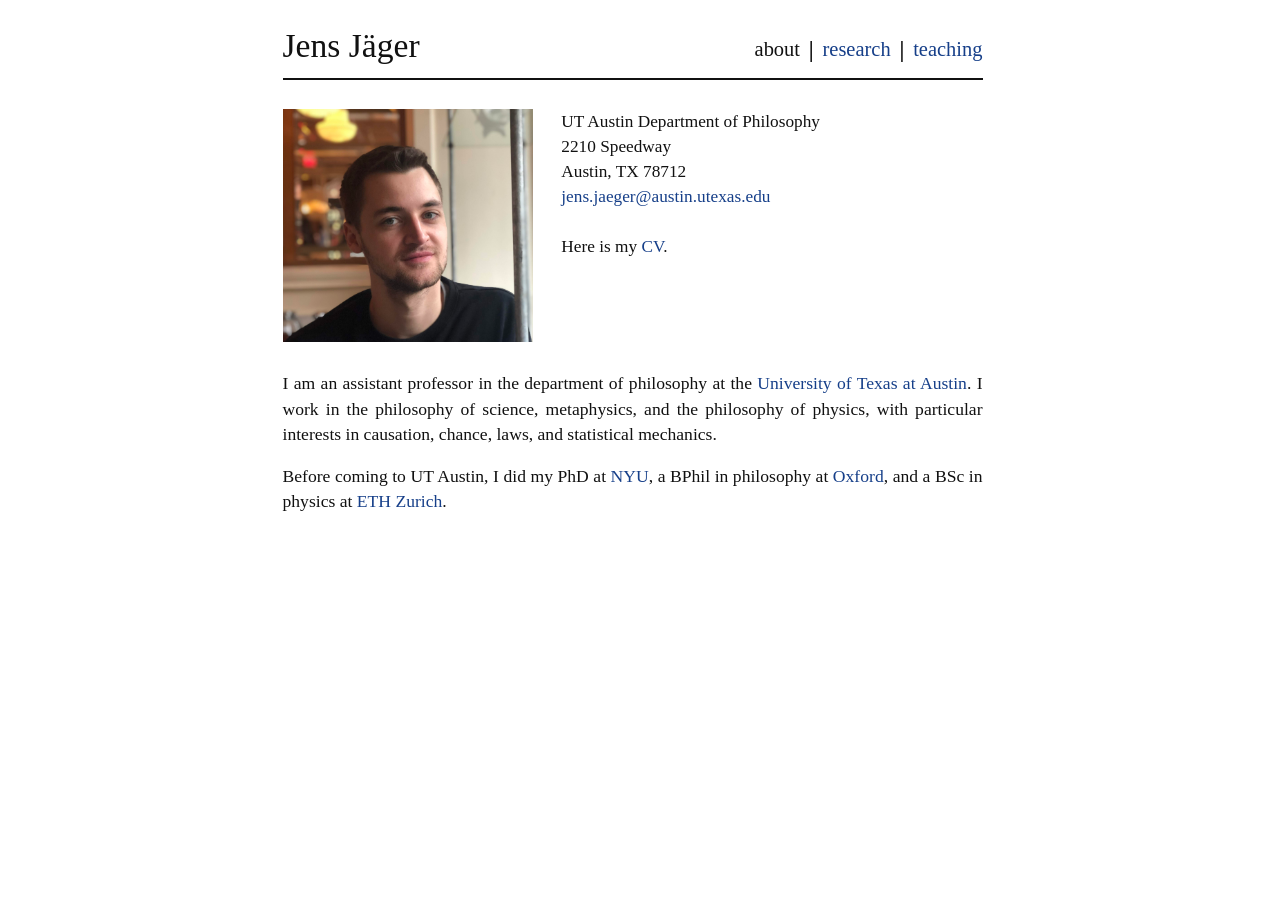
<file: index.html>
<!DOCTYPE html>
<html lang="en">
<head>
  <meta charset="utf-8">
  <meta name="viewport" content="width=device-width, initial-scale=1">
  <title>Jens Jäger</title>
  <link rel="stylesheet" href="site.css">
</head>
<body>
  <main class="page">
    <header class="site-header">
      <h1 class="site-title">Jens Jäger <span class="visually-hidden">(Jaeger)</span></h1>
      <nav class="site-nav" aria-label="Primary">
        <a href="index.html" class="active" aria-current="page">about</a>
        <span class="divider" aria-hidden="true">|</span>
        <a href="research.html">research</a>
        <span class="divider" aria-hidden="true">|</span>
        <a href="teaching.html">teaching</a>
      </nav>
    </header>

    <hr class="section-divider">

    <section class="about-grid" aria-label="Profile">
      <img src="pic.jpeg" class="profile-photo" alt="Portrait of Jens Jäger">

      <div class="contact">
        UT Austin Department of Philosophy<br>
        2210 Speedway<br>
        Austin, TX 78712<br>
        <a href="mailto:jens.jaeger@austin.utexas.edu">jens.jaeger@austin.utexas.edu</a><br><br>
        Here is my <a href="cv.pdf" target="_blank" rel="noopener noreferrer">CV</a>.
      </div>
    </section>

    <section class="bio" aria-label="About">
      <p>
        I am an assistant professor in the department of philosophy at the
        <a href="https://liberalarts.utexas.edu/philosophy/" target="_blank" rel="noopener noreferrer">University of Texas at Austin</a>.
        I work in the philosophy of science, metaphysics, and the philosophy of physics, with particular interests in causation,
        chance, laws, and statistical mechanics.
      </p>
      <p>
        Before coming to UT Austin, I did my PhD at
        <a href="http://as.nyu.edu/philosophy.html" target="_blank" rel="noopener noreferrer">NYU</a>,
        a BPhil in philosophy at
        <a href="https://www.philosophy.ox.ac.uk/home" target="_blank" rel="noopener noreferrer">Oxford</a>,
        and a BSc in physics at
        <a href="https://www.phys.ethz.ch/" target="_blank" rel="noopener noreferrer">ETH Zurich</a>.
      </p>
    </section>
  </main>
</body>
</html>
</file>
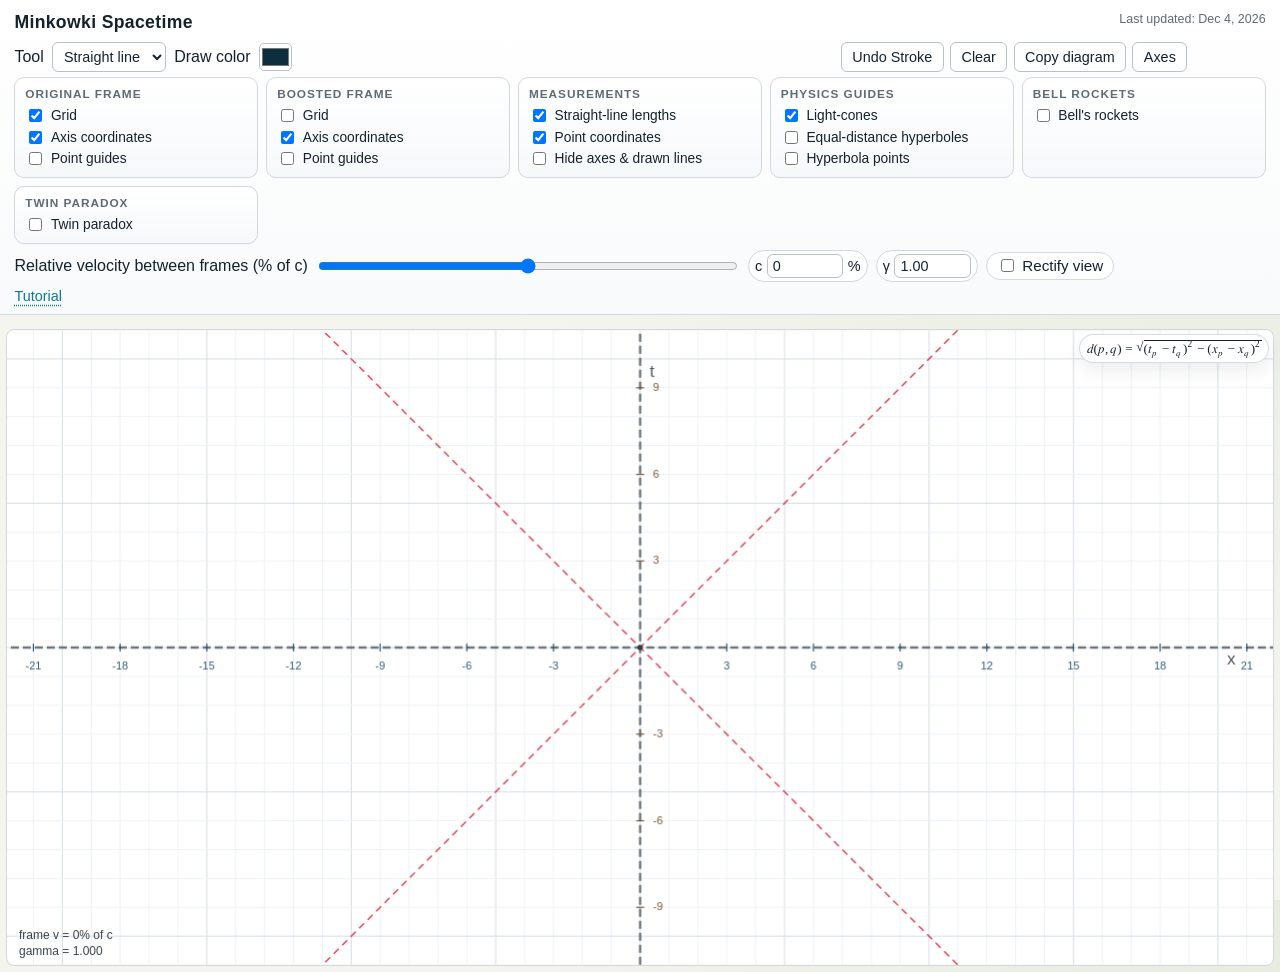
<file: Minkowski/index.html>
<!doctype html>
<html lang="en">
<head>
  <meta charset="UTF-8" />
  <meta name="viewport" content="width=device-width, initial-scale=1.0" />
  <title>Minkowki Spacetime</title>
  <link rel="stylesheet" href="styles.css" />
</head>
<body>
  <div class="app">
    <header class="controls">
      <h1>Minkowki Spacetime</h1>
      <div id="lastUpdated" class="last-updated" aria-live="polite"></div>
      <div class="row">
        <label for="drawTool">Tool</label>
        <select id="drawTool">
          <option value="point">Point</option>
          <option value="line" selected>Straight line</option>
          <option value="text">Text</option>
          <option value="move">Move object</option>
          <option value="eraser">Eraser</option>
        </select>
        <label for="strokeColor">Draw color</label>
        <input id="strokeColor" type="color" value="#0d2e3c" />
        <div class="actions">
          <button id="undo" type="button">Undo Stroke</button>
          <button id="clear" type="button">Clear</button>
          <button id="copyDiagram" type="button">Copy diagram</button>
          <button
            id="axisVisibilityButton"
            type="button"
            aria-controls="axisVisibilityPopover"
            aria-expanded="false"
          >
            Axes
          </button>
          <span id="copyDiagramStatus" class="action-status" aria-live="polite"></span>
        </div>
      </div>
      <div id="copyDiagramPopover" class="copy-diagram-popover" hidden>
        <span class="copy-diagram-title">Crop for copied diagram</span>
        <label class="copy-range-field" for="copyXMin">
          <span>x min</span>
          <input id="copyXMin" type="number" step="0.1" />
        </label>
        <label class="copy-range-field" for="copyXMax">
          <span>x max</span>
          <input id="copyXMax" type="number" step="0.1" />
        </label>
        <label class="copy-range-field" for="copyTMin">
          <span>t min</span>
          <input id="copyTMin" type="number" step="0.1" />
        </label>
        <label class="copy-range-field" for="copyTMax">
          <span>t max</span>
          <input id="copyTMax" type="number" step="0.1" />
        </label>
        <div class="copy-diagram-actions">
          <button id="confirmCopyDiagram" type="button">Copy to clipboard</button>
          <button id="cancelCopyDiagram" type="button">Cancel</button>
        </div>
      </div>
      <div id="axisVisibilityPopover" class="copy-diagram-popover axis-visibility-popover" hidden>
        <span class="copy-diagram-title">Axis visibility</span>
        <label class="check" for="axisHideLineMode">
          <input id="axisHideLineMode" type="checkbox" />
          Click axes to hide
        </label>
        <label class="check" for="axisHideLabelMode">
          <input id="axisHideLabelMode" type="checkbox" />
          Click labels to hide
        </label>
        <label class="copy-range-field axis-grid-filter" for="gridParallelAxis">
          <span>Grid lines parallel to</span>
          <select id="gridParallelAxis">
            <option value="all">All visible axes</option>
            <option value="referenceX">x</option>
            <option value="referenceT">t</option>
            <option value="boostedX">x'</option>
            <option value="boostedT">t'</option>
          </select>
        </label>
        <button id="resetAxisVisibility" type="button">Show all</button>
      </div>
      <div class="toggle-groups">
        <section class="toggle-panel">
          <h2 class="panel-title">Original Frame</h2>
          <label class="check">
            <input id="showReferenceGrid" type="checkbox" checked />
            Grid
          </label>
          <label class="check">
            <input id="showReferenceAxisCoordinates" type="checkbox" checked />
            Axis coordinates
          </label>
          <label class="check">
            <input id="showReferencePointGuides" type="checkbox" />
            Point guides
          </label>
        </section>
        <section class="toggle-panel">
          <h2 class="panel-title">Boosted Frame</h2>
          <label class="check">
            <input id="showBoostedGrid" type="checkbox" />
            Grid
          </label>
          <label class="check">
            <input id="showAxisCoordinates" type="checkbox" checked />
            Axis coordinates
          </label>
          <label class="check">
            <input id="showBoostedPointGuides" type="checkbox" />
            Point guides
          </label>
        </section>
        <section class="toggle-panel">
          <h2 class="panel-title">Measurements</h2>
          <label class="check">
            <input id="showLineLengths" type="checkbox" checked />
            Straight-line lengths
          </label>
          <label class="check">
            <input id="showPointCoordinates" type="checkbox" checked />
            Point coordinates
          </label>
          <label class="check">
            <input id="hideAxesAndLines" type="checkbox" />
            Hide axes &amp; drawn lines
          </label>
        </section>
        <section class="toggle-panel">
          <h2 class="panel-title">Physics Guides</h2>
          <label class="check">
            <input id="showLightCones" type="checkbox" checked />
            Light-cones
          </label>
          <div class="inline-check-row">
            <label class="check">
              <input id="showHyperboles" type="checkbox" />
              Equal-distance hyperboles
            </label>
            <label id="hyperbolaClipLabel" class="check clip-toggle is-hidden" aria-hidden="true">
              <input id="clipToHyperbolae" type="checkbox" />
              Clip
            </label>
          </div>
          <label
            id="hyperbolaSpacingLabel"
            class="copy-range-field hyperbola-spacing is-hidden"
            for="hyperbolaSpacing"
            aria-hidden="true"
          >
            <span>Spacing</span>
            <input id="hyperbolaSpacing" type="number" min="1" max="21" step="1" value="2" />
          </label>
          <label class="check">
            <input id="showHyperbolaPoints" type="checkbox" />
            Hyperbola points
          </label>
        </section>
        <section class="toggle-panel">
          <h2 class="panel-title">Bell Rockets</h2>
          <label class="check">
            <input id="showBellScenario" type="checkbox" />
            Bell's rockets
          </label>
          <div id="bellScenarioControls" class="bell-controls" hidden>
            <label class="copy-range-field bell-field" for="bellSeparation">
              <span>Separation L</span>
              <input id="bellSeparation" type="number" min="0.5" max="12" step="0.1" value="4.0" />
            </label>
            <label class="copy-range-field bell-field" for="bellAcceleration">
              <span>Proper accel a</span>
              <input id="bellAcceleration" type="number" min="0.05" max="0.8" step="0.01" value="0.05" />
            </label>
            <label class="copy-range-field bell-field" for="bellProbeRocket">
              <span>Probe rocket</span>
              <select id="bellProbeRocket">
                <option value="front">Front</option>
                <option value="rear">Rear</option>
              </select>
            </label>
            <div class="bell-probe-row">
              <label class="copy-range-field bell-field bell-probe-range" for="bellProbeTime">
                <span>Probe lab time</span>
                <input id="bellProbeTime" type="range" min="0" max="10" step="0.05" value="6" />
              </label>
              <label class="copy-range-field bell-field bell-probe-value" for="bellProbeTimeValue">
                <span>t</span>
                <input id="bellProbeTimeValue" type="number" min="0" max="10" step="0.05" value="6.00" />
              </label>
            </div>
            <label class="check bell-lock-frame">
              <input id="bellFollowProbeFrame" type="checkbox" />
              Lock boosted frame to probe
            </label>
            <label class="check bell-lock-frame">
              <input id="bellPinProbeX" type="checkbox" />
              Keep probe rocket at launch x
            </label>
            <label class="check bell-lock-frame">
              <input id="bellShowStringLength" type="checkbox" />
              Show string length (acc. to front ship)
            </label>
          </div>
        </section>
        <section class="toggle-panel">
          <h2 class="panel-title">Twin Paradox</h2>
          <label class="check">
            <input id="showTwinScenario" type="checkbox" />
            Twin paradox
          </label>
          <div id="twinScenarioControls" class="bell-controls twin-controls" hidden>
            <label class="copy-range-field bell-field" for="twinTravelSpeed">
              <span>Travel speed v/c</span>
              <input id="twinTravelSpeed" type="number" min="0.2" max="0.95" step="0.01" value="0.60" />
            </label>
            <label class="copy-range-field bell-field" for="twinHalfTripProperTime">
              <span>Turnaround τ</span>
              <input id="twinHalfTripProperTime" type="number" min="1" max="12" step="0.1" value="4.0" />
            </label>
            <div class="bell-probe-row">
              <label class="copy-range-field bell-field bell-probe-range" for="twinProbeProperTime">
                <span>Traveler proper time</span>
                <input id="twinProbeProperTime" type="range" min="0" max="8" step="0.02" value="2" />
              </label>
              <label class="copy-range-field bell-field bell-probe-value" for="twinProbeProperTimeValue">
                <span>τ</span>
                <input id="twinProbeProperTimeValue" type="number" min="0" max="8" step="0.02" value="2.00" />
              </label>
            </div>
            <label class="check bell-lock-frame">
              <input id="twinFollowProbeFrame" type="checkbox" />
              Lock boosted frame to traveler
            </label>
            <label class="check bell-lock-frame">
              <input id="twinSmoothTurnaround" type="checkbox" />
              Slightly smooth turnaround
            </label>
          </div>
        </section>
      </div>
      <div class="row">
        <label for="beta">Relative velocity between frames (% of c)</label>
        <input id="beta" type="range" min="-0.99" max="0.99" step="0.01" value="0" />
        <label class="inline-number" for="betaValue">
          <span>c</span>
          <input id="betaValue" type="number" min="-99" max="99" step="1" value="0" />
          <span>%</span>
        </label>
        <label class="inline-number" for="gammaValue">
          <span>γ</span>
          <input id="gammaValue" type="number" min="1" step="0.01" value="1.00" />
        </label>
        <label class="check slider-toggle" for="rectifyView">
          <input id="rectifyView" type="checkbox" />
          Rectify view
        </label>
      </div>
      <div id="rectifyRow" class="row" hidden>
        <label for="rectifyAmount">Rectification</label>
        <input id="rectifyAmount" type="range" min="0" max="1" step="0.01" value="0" />
        <span id="rectifyValue">0%</span>
      </div>
      <div class="tutorial-popover">
        <button
          id="tutorialTrigger"
          type="button"
          class="tutorial-trigger"
          aria-controls="tutorialPanel"
          aria-describedby="tutorialPanel"
          aria-expanded="false"
        >
          Tutorial
        </button>
        <p id="tutorialPanel" class="hint tutorial-panel" role="note" hidden>
          Use Point to drop an event marker. Use Straight line by click-dragging.
          Use Text to place small boxed labels onto the diagram.
          Use Move object to grab existing geometry and drag it elsewhere.
          Use Eraser to remove shapes by click or drag.
          Use Axes to temporarily hide individual axis lines or labels by clicking on them, or to show only grid lines parallel to one chosen axis.
          Hold Option while placing points or drawing lines to bypass grid snapping.
          Shift+drag still repositions existing geometry as a shortcut.
          Rectify view slides the page rendering from reference-orthogonal to boosted-orthogonal without changing the relative velocity.
          With Equal-distance hyperboles on, Clip snaps line endpoints to the nearest displayed hyperbola.
          Use the hyperbola spacing box to choose how densely those equal-distance curves are drawn.
          Hyperbola points mark sample events on the equal-distance curves and light cones.
          Bell's rockets adds the standard equal-lab-separation acceleration case with a draggable probe event, its local simultaneity slice, and optional locks that match the boosted frame to the probe velocity and keep the chosen rocket pinned to its launch x-position.
          Twin paradox adds a home twin, a traveling twin parametrized by the traveler's proper time, and a local simultaneity slice showing which home-twin age the traveler counts as simultaneous.
          Hide axes &amp; drawn lines temporarily clears the frame axes and user-drawn line segments without deleting them.
        </p>
      </div>
    </header>
    <main class="canvas-wrap">
      <canvas id="diagram"></canvas>
      <div id="textEditorPopover" class="canvas-text-editor" hidden>
        <input id="textEditorInput" type="text" maxlength="120" placeholder="Diagram label" aria-label="Diagram label text" />
        <div class="canvas-text-editor-actions">
          <button id="confirmTextLabel" type="button">Place</button>
          <button id="cancelTextLabel" type="button">Cancel</button>
        </div>
      </div>
      <div class="formula-badge" aria-label="Minkowski interval reminder">
        <math xmlns="http://www.w3.org/1998/Math/MathML" display="inline" aria-label="d of p comma q equals the square root of t sub p minus t sub q squared minus x sub p minus x sub q squared">
          <mi>d</mi>
          <mo stretchy="false">(</mo>
          <mi>p</mi>
          <mo>,</mo>
          <mi>q</mi>
          <mo stretchy="false">)</mo>
          <mo>=</mo>
          <msqrt>
            <mrow>
              <msup>
                <mrow>
                  <mo>(</mo>
                  <msub>
                    <mi>t</mi>
                    <mi>p</mi>
                  </msub>
                  <mo>&#x2212;</mo>
                  <msub>
                    <mi>t</mi>
                    <mi>q</mi>
                  </msub>
                  <mo>)</mo>
                </mrow>
                <mn>2</mn>
              </msup>
              <mo>&#x2212;</mo>
              <msup>
                <mrow>
                  <mo>(</mo>
                  <msub>
                    <mi>x</mi>
                    <mi>p</mi>
                  </msub>
                  <mo>&#x2212;</mo>
                  <msub>
                    <mi>x</mi>
                    <mi>q</mi>
                  </msub>
                  <mo>)</mo>
                </mrow>
                <mn>2</mn>
              </msup>
            </mrow>
          </msqrt>
        </math>
      </div>
    </main>
  </div>
  <script src="app.js"></script>
</body>
</html>
</file>
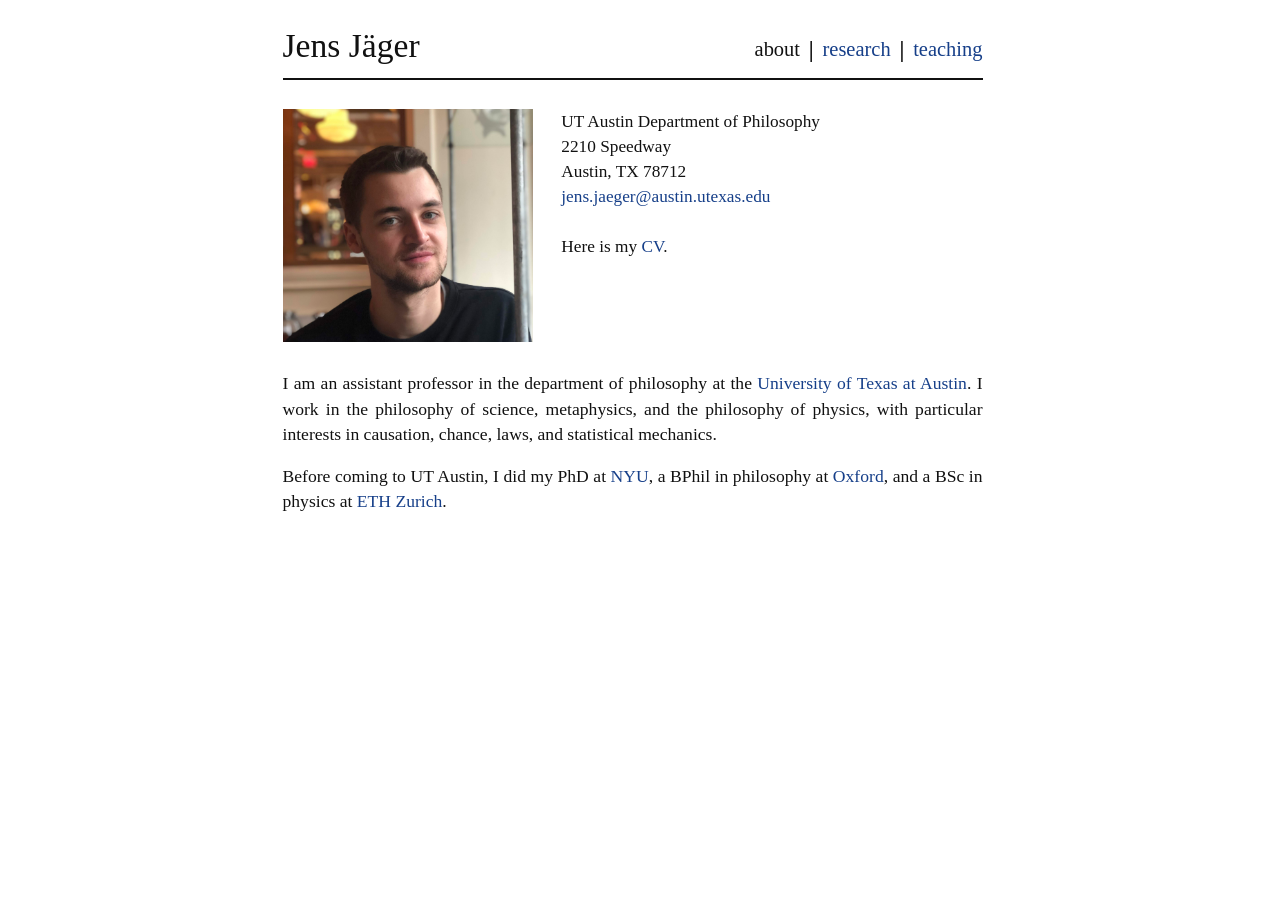
<file: redirect/index.html>
<!DOCTYPE html>
<html lang="en">
<head>
  <meta charset="utf-8">
  <meta name="viewport" content="width=device-width, initial-scale=1">
  <title>Redirecting to new website</title>
  <meta http-equiv="refresh" content="0; url=https://jjaegerphilo.github.io">
  <link rel="canonical" href="https://jjaegerphilo.github.io">
</head>
<body>
  <p>If you are not redirected automatically, visit <a href="https://jjaegerphilo.github.io">jjaegerphilo.github.io</a>.</p>
</body>
</html>
</file>
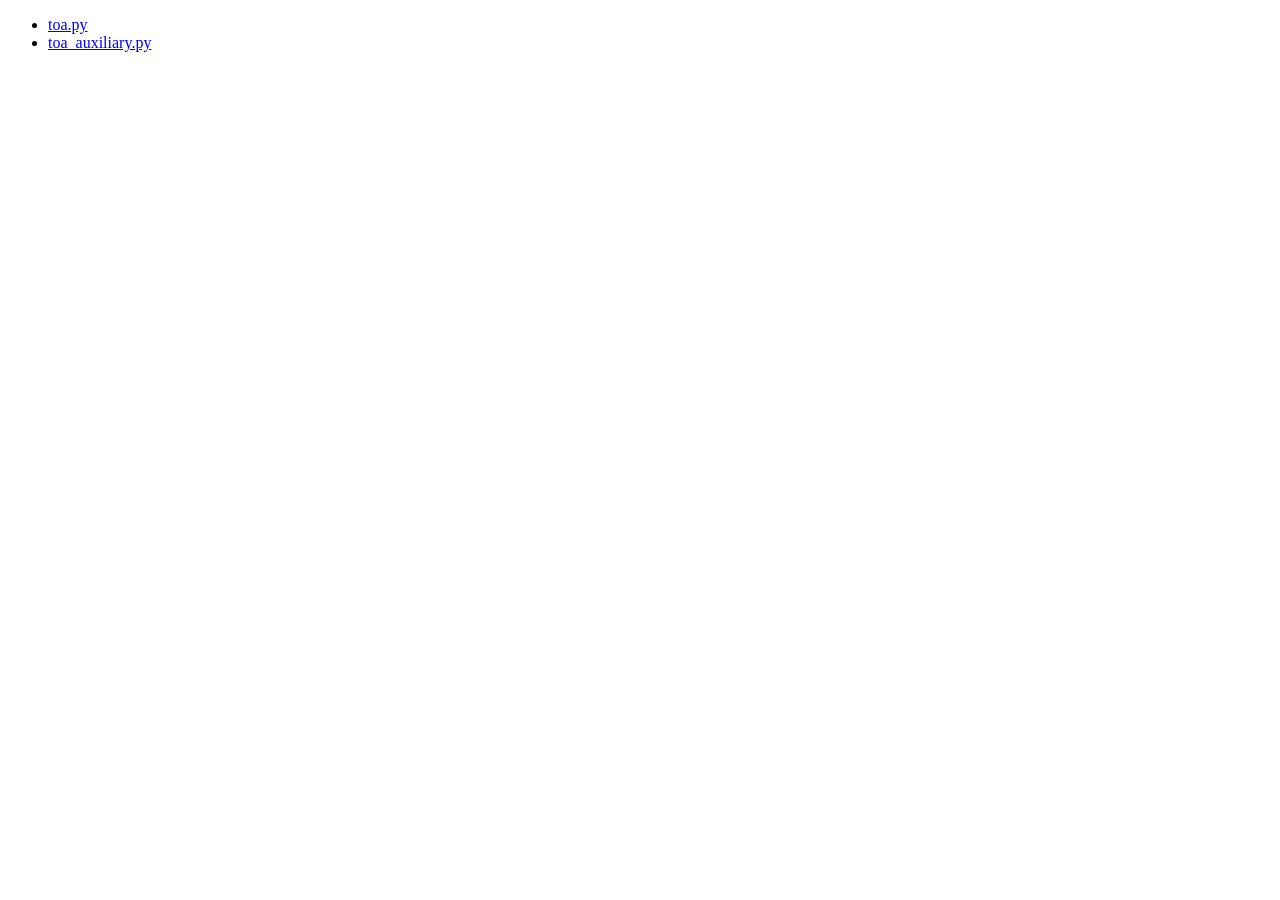
<file: TempCodes/index.html>
<!DOCTYPE html>
<html lang="en">
<body>
    <ul class="paper-list">
      <li><a href="toa.py" download>toa.py</a></li>
      <li><a href="toa_auxiliary.py" download>toa_auxiliary.py</a></li>
    </ul>
</body>
</html>
</file>
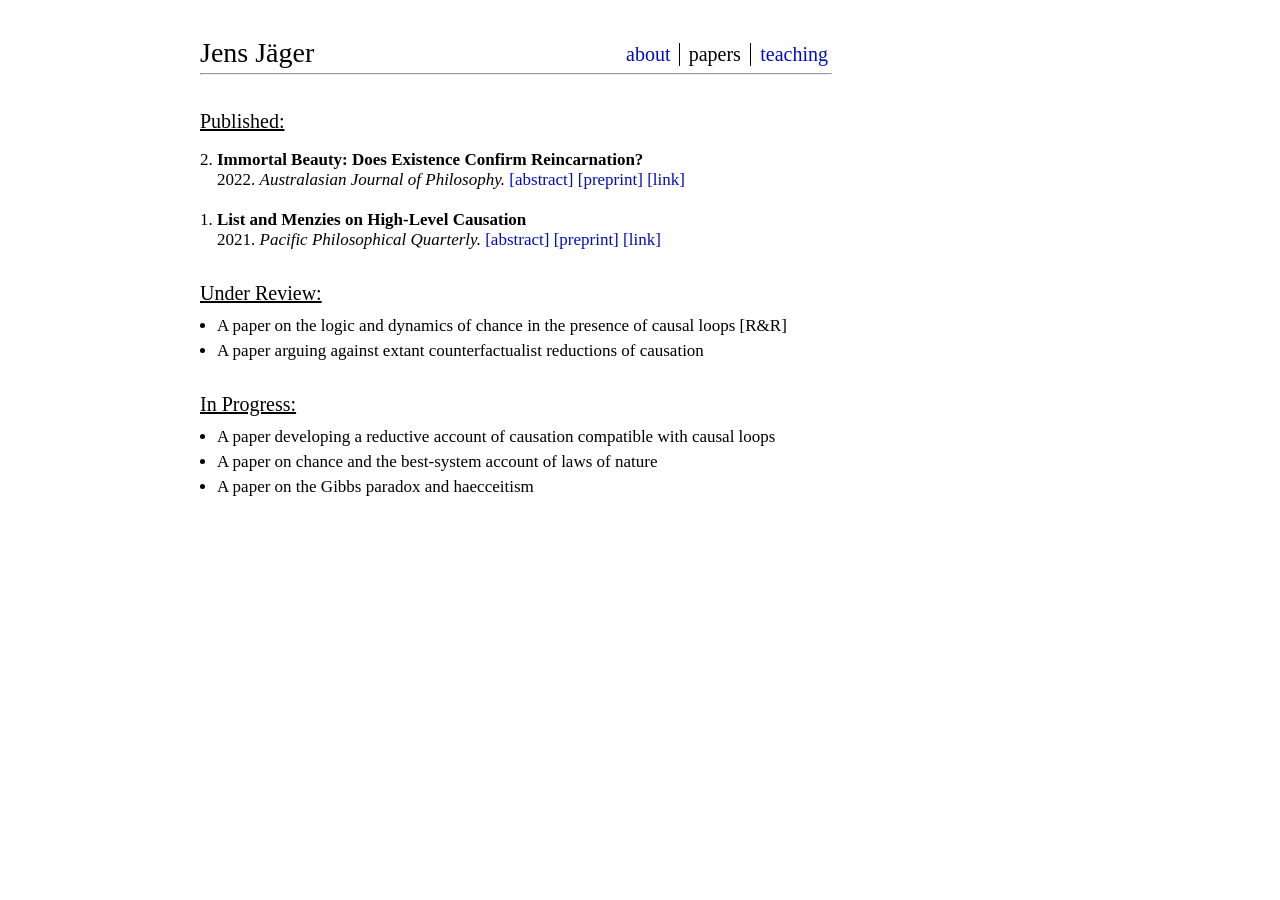
<file: papers.html>
<!DOCTYPE html>

<html>

<head>
   <meta charset="utf-8">
   <title>Jens Jäger</title>
</head>


<style type="text/css">
a:link, a:visited {text-decoration: none;  color: 00000}
a:hover{text-decoration: underline; color: 00000}
</style>

<script type="text/javascript">
 function toggle_visibility(id) {
    var e = document.getElementById(id);
    if(e.style.display == 'block')
       e.style.display = 'none';
    else
       e.style.display = 'block';
 }
</script>

<div style="font-family: Times New Roman, serif">
   <br>
   <div style="left: 200px; top: 37px; width:300px; position:absolute; z-index: 2; font-size: 28px">Jens Jäger
   </div>

   <div style="left: 623px; top: 40px; width:720px; position:absolute; z-index: 2; font-size: 20px; ">
      <table border=0 width="219" cellpadding="1"> <tr>
         <td>
            <div class="link"; style="border-right: 1px solid black; margin-right:5px"><a href="index.html"><FONT COLOR="#000CC">about</FONT></a></div>
         </td> 
         <td>
            <div class="link"; style="border-right: 1px solid black; margin-right:5px"><a href="papers.html" ><FONT COLOR="#000000">papers</FONT></a></div>
         </td> 
         <td>
            <div class="link"><a href="teaching.html"><FONT COLOR="#000CC">teaching</FONT></a></div>
         </td> 
      </table>
   </div>
</div>

<br>
<br>

<body link="#000CC"; vlink="#0000CC"; alink="#0000CC">

   <div style="font-family: Times New Roman, serif;">

      <div class="row">
         <hr style="position: absolute; top: 65px; left: 200px; " width="630px">
      </div>

      <div style="left: 200px; top: 110px; width:680px; position:absolute; z-index: 2; ">
         <div style="top: 400px; ">
            <div style="font-size: 20px;">
               <u>Published:</u>
            </div>
            <br>
            <ol reversed Style="margin-top: -1px; margin-bottom: 0px; padding-left: 17px; font-size: 17px">
               <li><b>Immortal Beauty: Does Existence Confirm Reincarnation?</b><br>

                  2022. <i>Australasian Journal of Philosophy.</i>

                  <a href="#" onclick="toggle_visibility('IB'); return false" style=" "> [abstract]</a> 

                  <a href="IB.pdf" style=" " target="_blank">[preprint]</b></a>

                  <a href="https://www.tandfonline.com/doi/full/10.1080/00048402.2021.1938150?scroll=top&needAccess=true" style=" " target="_blank">[link]</a>

                  <div id="IB" style="display:none">

                     <ul type=none Style="margin-top: 10px;margin-bottom: 0px;"><li>

                        I argue that a popular view about self-locating evidence implies that there are cases in which agents have surprisingly strong evidence for their own reincarnation. The central case is an ‘Immortal Beauty' scenario, modelled after the well-known Sleeping Beauty puzzle. I argue that if the popular ‘thirder’ solution to the puzzle is correct, then Immortal Beauty should be confident that she's going to be reincarnated. The essay also examines another pro-reincarnation argument due to Michael Huemer (2021). I argue that his argument fails, and that my argument establishes an alternative way in which mere existence can be evidence for reincarnation. I then examine whether my result generalizes.

                     </li>
                  </ul>
               </li>
               <br>
               <li><b>List and Menzies on High-Level Causation</b><br>
                 2021. <i>Pacific Philosophical Quarterly.</i>
                  <a href="#" onclick="toggle_visibility('ML'); return false" style=" "> [abstract]</a> 
                  <a href="MLHLC.pdf" style=" " target="_blank">[preprint]</b></a>
                  <a href="https://onlinelibrary.wiley.com/doi/full/10.1111/papq.12389" style=" " target="_blank">[link]</a>
                  <div id="ML" style="display:none">
                     <ul type=none Style="margin-top: 10px; margin-bottom: 5px;">
                        <li>
                           I raise two objections against Christian List and Peter Menzies' influential account of high-level causation. Improving upon some of Stephen Yablo's earlier work, I develop an alternative theory which evades both objections. The discussion calls into question List and Menzies' main contention, namely, that the exclusion principle, applied to difference-making, is false.
                        </li>
                     </ul>
                  </div>
               </li>

            </ol>
            <hr style="height: 14px; visibility: hidden;">

            <div style="font-size: 20px">
               <u>Under Review:</u>
            </div>
            <br>
            <ul style="margin-top: -7px; margin-bottom: 0px; padding-left: 17px; font-size: 17px">
               <li style="margin-bottom: 5px"> A paper on the logic and dynamics of chance in the presence of causal loops [R&R]</li>
               <li style="margin-bottom: 5px"> A paper arguing against extant counterfactualist reductions of causation</li>
            </ul>
            <hr style="height: 14px; visibility: hidden;">

            </ol>
            <div style="font-size: 20px">
               <u>In Progress:</u>
            </div>
            <br>
            <ul style="margin-top: -7px; margin-bottom: 0px; padding-left: 17px; font-size: 17px">
               <li style="margin-bottom: 5px"> A paper developing a reductive account of causation compatible with causal loops</li>
               <li style="margin-bottom: 5px">A paper on chance and the best-system account of laws of nature</li>
               <li style="margin-bottom: 5px">A paper on the Gibbs paradox and haecceitism</li>
            </ul>
         </div>
      </div>
   </div>
</body>






<br><br><br><br><br><br><br><br><br>
</file>
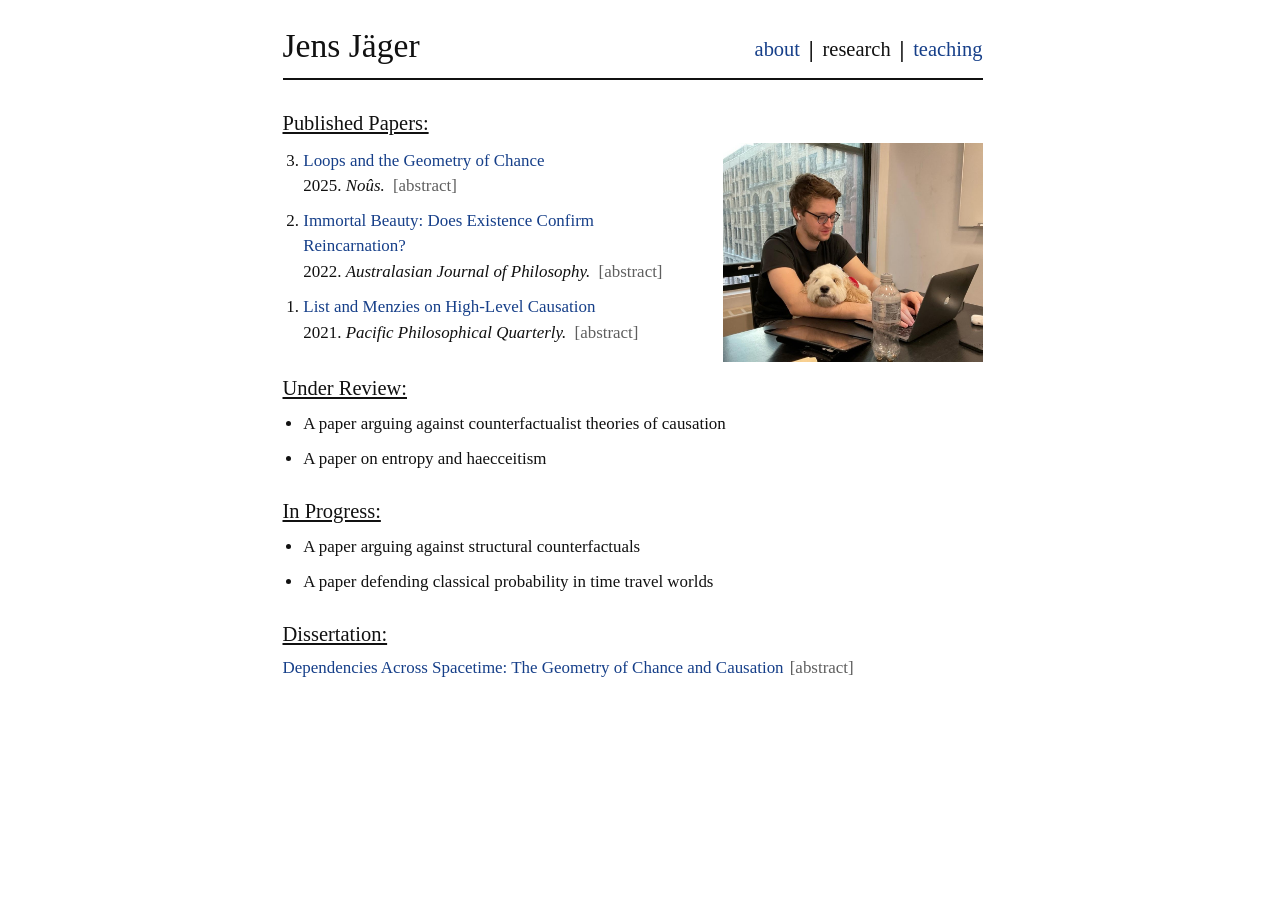
<file: research.html>
<!DOCTYPE html>
<html lang="en">
<head>
  <meta charset="utf-8">
  <meta name="viewport" content="width=device-width, initial-scale=1">
  <title>Jens Jäger - Research</title>
  <link rel="stylesheet" href="site.css">
</head>
<body>
  <main class="page">
    <header class="site-header">
      <h1 class="site-title">Jens Jäger</h1>
      <nav class="site-nav" aria-label="Primary">
        <a href="index.html">about</a>
        <span class="divider" aria-hidden="true">|</span>
        <a href="research.html" class="active" aria-current="page">research</a>
        <span class="divider" aria-hidden="true">|</span>
        <a href="teaching.html">teaching</a>
      </nav>
    </header>

    <hr class="section-divider">

    <section class="published-papers" aria-label="Published Papers">
      <h2 class="section-title">Published Papers:</h2>
      <figure class="research-image">
        <img src="pic-Milo.jpg" alt="Hard at work with my co-author">
      </figure>
      <ol class="paper-list" reversed start="3">
        <li>
          <a href="https://philpapers.org/archive/JGELAT.pdf" target="_blank" rel="noopener noreferrer">Loops and the Geometry of Chance</a>
          <div class="paper-meta">
            <span class="citation">2025. <i>Noûs.</i></span>
            <details class="abstract inline-abstract">
              <summary>[abstract]</summary>
              <p>
                Suppose your evil sibling travels back in time, intending to lethally poison your grandfather when he was still
                an infant. Determined to save him, you grab two antidotes and follow your sibling through the wormhole. Under
                normal circumstances, each antidote has a 50% chance of curing a poisoning. Upon finding young grandpa, poisoned,
                you administer the first antidote. Alas, it has no effect. The second antidote is your last hope. You administer
                it and success: the paleness vanishes from grandpa's face, and he is healed. As you administered the first potion,
                what was the chance that it would be effective?
              </p>
              <p>
                This essay offers a systematic account of this case, and others like it. The central question is this: given a
                certain time travel structure, what are the chances? In particular, I develop a theory about the connection
                between these chances and the chances in ordinary, time-travel-free contexts. Central to the account is a Markov
                condition involving the boundaries of spacetime regions.
              </p>
            </details>
          </div>
        </li>

        <li>
          <a href="https://philpapers.org/archive/JAEIBD.pdf" target="_blank" rel="noopener noreferrer">Immortal Beauty: Does Existence Confirm Reincarnation?</a>
          <div class="paper-meta">
            <span class="citation">2022. <i>Australasian Journal of Philosophy.</i></span>
            <details class="abstract inline-abstract">
              <summary>[abstract]</summary>
              <p>
                I argue that a popular view about self-locating evidence implies that there are cases in which agents have
                surprisingly strong evidence for their own reincarnation. The central case is an "Immortal Beauty" scenario,
                modeled after the well-known Sleeping Beauty puzzle. I argue that if the popular "thirder" solution to the puzzle
                is correct, then Immortal Beauty should be confident that she is going to be reincarnated. The essay also examines
                another pro-reincarnation argument due to Michael Huemer (2021). I argue that his argument fails, and that my
                argument establishes an alternative way in which mere existence can be evidence for reincarnation. I then examine
                whether my result generalizes.
              </p>
            </details>
          </div>
        </li>

        <li>
          <a href="https://philpapers.org/archive/JGELAM.pdf" target="_blank" rel="noopener noreferrer">List and Menzies on High-Level Causation</a>
          <div class="paper-meta">
            <span class="citation">2021. <i>Pacific Philosophical Quarterly.</i></span>
            <details class="abstract inline-abstract">
              <summary>[abstract]</summary>
              <p>
                I raise two objections against Christian List and Peter Menzies' influential account of high-level causation.
                Improving upon some of Stephen Yablo's earlier work, I develop an alternative theory that evades both objections.
                The discussion calls into question List and Menzies' main contention, namely, that the exclusion principle,
                applied to difference-making, is false.
              </p>
            </details>
          </div>
        </li>
      </ol>
    </section>

    <section class="research-layout" aria-label="Current Projects">
      <div class="research-column">
        <h2 class="subheading">Under Review:</h2>
        <ul class="paper-list">
          <li>
            A paper arguing against counterfactualist theories of causation
          </li>
          <li>
            A paper on entropy and haecceitism
          </li>
        </ul>

        <h2 class="subheading">In Progress:</h2>
        <ul class="paper-list">
          <li>
            A paper arguing against structural counterfactuals
          </li>
          <li>
            A paper defending classical probability in time travel worlds
          </li>
        </ul>
      </div>
    </section>

    <section class="dissertation" aria-label="Dissertation">
      <h2 class="subheading">Dissertation:</h2>
      <div class="dissertation-link">
        <a href="https://philpapers.org/archive/JGEDAS.pdf" target="_blank" rel="noopener noreferrer">Dependencies Across Spacetime: The Geometry of Chance and Causation</a>
        <details class="abstract inline-abstract">
          <summary>[abstract]</summary>
          <p>
            Philosophical investigations into the nature of chance and causation have typically assumed classical spacetime
            backgrounds. My dissertation argues that this practice misses important lessons. By tying chance functions to a global
            time parameter, a structure of classical spacetimes, orthodox theories of chance cannot state important Markov-style
            principles and fail outright in spacetimes that lack a linear time structure, for example due to closed timelike
            curves. By contrast, the <i>urchance</i> approach, developed in the dissertation's first half, assumes no such
            parameter, works in any spacetime geometry, captures the needed independence principles, and resolves the puzzle of
            chances on closed timelike curves. Two general morals follow: chance is not as intimately tied to time or causation as
            is usually thought, and chances can vary even across intrinsically duplicate trials.
          </p>
          <p>
            On the causation side, counterfactualist reductions are unable to deal with <i>synchronic</i> nomic constraints:
            law-based, yet non-causal, links between simultaneous events. These constraints occur not only in temporal-loop
            geometries but also in common-or-garden theories like Maxwellian electrodynamics. To save the counterfactualist
            approach to causation, its defenders must separate genuinely dynamical counterfactual influences from those produced
            solely by synchronic constraints.
          </p>
        </details>
      </div>
    </section>
  </main>
</body>
</html>
</file>
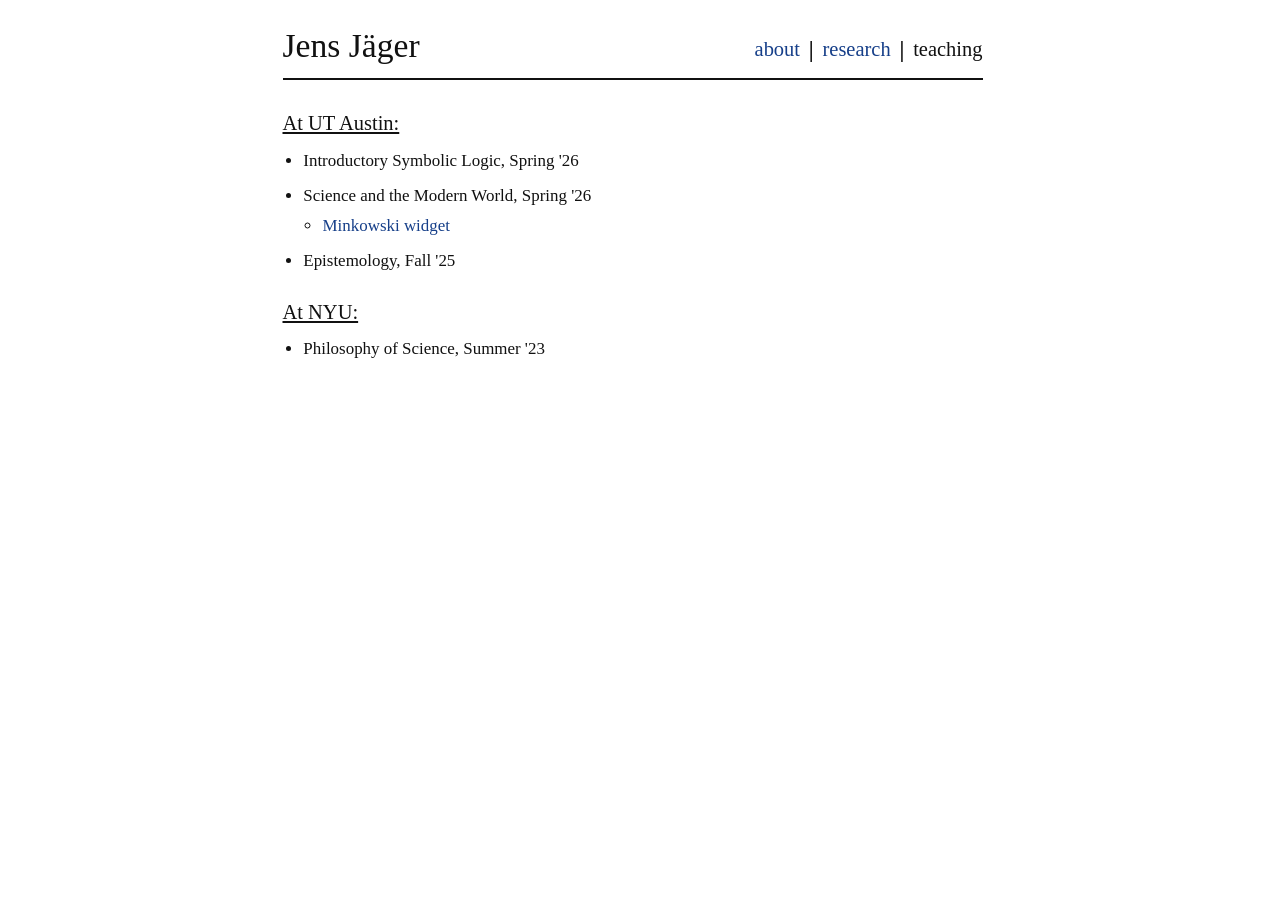
<file: teaching.html>
<!DOCTYPE html>
<html lang="en">
<head>
  <meta charset="utf-8">
  <meta name="viewport" content="width=device-width, initial-scale=1">
  <title>Jens Jäger - Teaching</title>
  <link rel="stylesheet" href="site.css">
</head>
<body>
  <main class="page">
    <header class="site-header">
      <h1 class="site-title">Jens Jäger</h1>
      <nav class="site-nav" aria-label="Primary">
        <a href="index.html">about</a>
        <span class="divider" aria-hidden="true">|</span>
        <a href="research.html">research</a>
        <span class="divider" aria-hidden="true">|</span>
        <a href="teaching.html" class="active" aria-current="page">teaching</a>
      </nav>
    </header>

    <hr class="section-divider">

    <section aria-label="Teaching Overview">
      <h2 class="section-title">At UT Austin:</h2>
      <ul class="course-list">
        <li>Introductory Symbolic Logic, Spring '26</li>
        <li>
          Science and the Modern World, Spring '26
          <ul class="course-sublist">
            <li><a href="Minkowski/index.html" target="_blank" rel="noopener noreferrer">Minkowski widget</a></li>
          </ul>
        </li>
        <li>Epistemology, Fall '25</li>
      </ul>

      <h2 class="subheading">At NYU:</h2>
      <ul class="course-list">
        <li>Philosophy of Science, Summer '23</li>
      </ul>
    </section>
  </main>
</body>
</html>
</file>
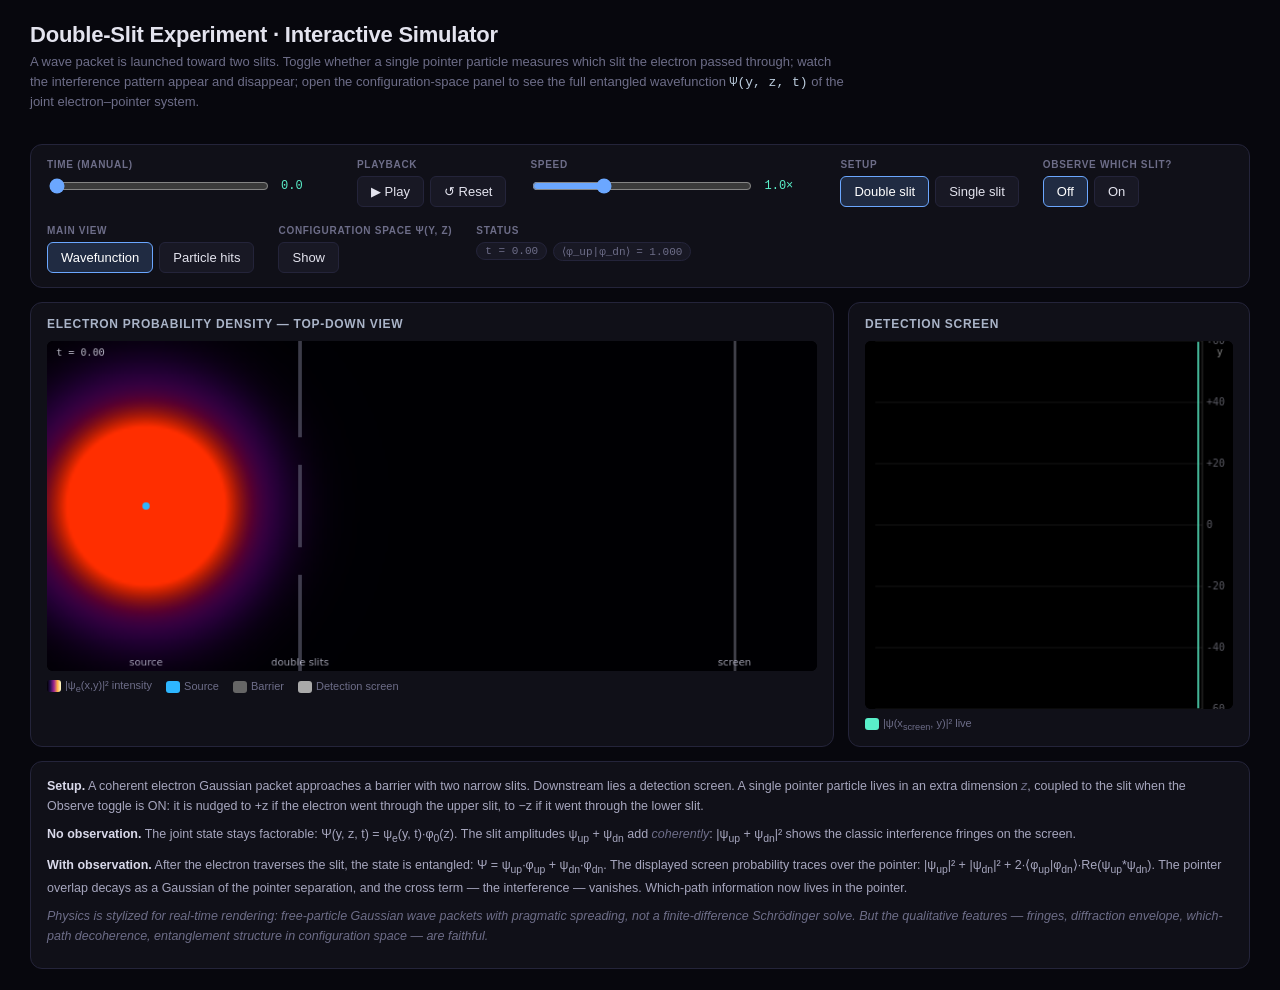
<file: DoubleSlit/double-slit-simulator.html>
<!DOCTYPE html>
<html lang="en">
<head>
<meta charset="UTF-8" />
<meta name="viewport" content="width=device-width,initial-scale=1" />
<title>Double-Slit Experiment Simulator</title>
<style>
  :root {
    --bg: #07070d;
    --panel: #101018;
    --panel2: #181824;
    --border: #24243a;
    --text: #e3e3ee;
    --muted: #6d6d88;
    --accent: #6ba7ff;
    --accent2: #5aefc9;
    --warn: #ff8a6b;
  }
  * { box-sizing: border-box; }
  html, body {
    margin: 0; padding: 0;
    background: var(--bg); color: var(--text);
    font-family: -apple-system, BlinkMacSystemFont, "Segoe UI", Helvetica, Arial, sans-serif;
  }
  body { padding: 22px; }
  h1 { margin: 0; font-size: 22px; font-weight: 600; letter-spacing: -0.01em; }
  .sub { color: var(--muted); font-size: 13px; margin: 4px 0 18px; max-width: 820px; line-height: 1.5; }
  .container { max-width: 1220px; margin: 0 auto; display: flex; flex-direction: column; gap: 14px; }
  .panel {
    background: var(--panel);
    border: 1px solid var(--border);
    border-radius: 12px;
    padding: 14px 16px;
  }
  .panel h3 {
    margin: 0 0 10px;
    font-size: 12px; font-weight: 700;
    color: #aab4c8;
    letter-spacing: 0.06em;
    text-transform: uppercase;
  }
  canvas { display: block; background: #000; border-radius: 6px; width: 100%; height: auto; }
  .controls { display: flex; flex-wrap: wrap; gap: 18px 24px; align-items: flex-start; }
  .group { display: flex; flex-direction: column; gap: 6px; }
  .group > label {
    color: var(--muted);
    font-size: 10px;
    text-transform: uppercase;
    letter-spacing: 0.07em;
    font-weight: 700;
  }
  .buttons { display: flex; gap: 6px; }
  .btn {
    background: var(--panel2);
    color: var(--text);
    border: 1px solid var(--border);
    padding: 7px 13px;
    border-radius: 6px;
    cursor: pointer;
    font-size: 13px;
    font-family: inherit;
    transition: background 0.12s ease, border-color 0.12s ease, color 0.12s ease;
  }
  .btn:hover { background: #23233a; }
  .btn.active {
    background: rgba(107,167,255,0.18);
    border-color: var(--accent);
    color: #fff;
  }
  .btn.warn.active {
    background: rgba(255,138,107,0.18);
    border-color: var(--warn);
    color: #fff;
  }
  input[type=range] {
    width: 220px;
    accent-color: var(--accent);
  }
  .slider-wrap { display: flex; align-items: center; gap: 10px; }
  .val {
    font-family: ui-monospace, "SF Mono", Menlo, monospace;
    font-size: 12px;
    color: var(--accent2);
    min-width: 52px;
    display: inline-block;
  }
  .legend {
    display: flex; gap: 14px; font-size: 11px; color: var(--muted);
    align-items: center; flex-wrap: wrap; margin-top: 8px;
  }
  .swatch {
    width: 14px; height: 12px; border-radius: 3px;
    display: inline-block; margin-right: 4px; vertical-align: middle;
  }
  .notes { color: #a6a6be; font-size: 12.5px; line-height: 1.6; }
  .notes p { margin: 0 0 8px; }
  .notes em { color: var(--muted); }
  .notes strong { color: #d9d9ea; }
  .side-by-side { display: grid; grid-template-columns: 2fr 1fr; gap: 14px; }
  @media (max-width: 900px) { .side-by-side { grid-template-columns: 1fr; } }
  .hidden { display: none !important; }
  .chip {
    font-size: 11px;
    padding: 2px 8px;
    border-radius: 999px;
    background: var(--panel2);
    color: var(--muted);
    border: 1px solid var(--border);
    font-family: ui-monospace, monospace;
  }
  .chip.live { color: var(--accent2); border-color: #2d5a5a; }
  .chiprow { display: flex; gap: 6px; align-items: center; flex-wrap: wrap; }
</style>
</head>
<body>
<div class="container">

  <div>
    <h1>Double-Slit Experiment · Interactive Simulator</h1>
    <div class="sub">
      A wave packet is launched toward two slits. Toggle whether a single pointer particle measures which slit the
      electron passed through; watch the interference pattern appear and disappear; open the configuration-space panel
      to see the full entangled wavefunction <span style="font-family:monospace;color:#bcd">Ψ(y, z, t)</span> of the
      joint electron–pointer system.
    </div>
  </div>

  <!-- CONTROLS -->
  <div class="panel">
    <div class="controls">
      <div class="group">
        <label>Time (manual)</label>
        <div class="slider-wrap">
          <input type="range" id="timeSlider" min="0" max="1000" value="0" step="1" />
          <span class="val" id="timeVal">0.0</span>
        </div>
      </div>

      <div class="group">
        <label>Playback</label>
        <div class="buttons">
          <button class="btn" id="playBtn">▶ Play</button>
          <button class="btn" id="resetBtn">↺ Reset</button>
        </div>
      </div>

      <div class="group">
        <label>Speed</label>
        <div class="slider-wrap">
          <input type="range" id="speedSlider" min="0.1" max="3" value="1" step="0.1" />
          <span class="val" id="speedVal">1.0×</span>
        </div>
      </div>

      <div class="group">
        <label>Setup</label>
        <div class="buttons">
          <button class="btn active" id="setupDoubleBtn">Double slit</button>
          <button class="btn" id="setupSingleBtn">Single slit</button>
        </div>
      </div>

      <div class="group" id="apertureGroup" style="display:none;">
        <label>Aperture width (w)</label>
        <div class="slider-wrap">
          <input type="range" id="apertureSlider" min="2" max="50" value="30" step="1" />
          <span class="val" id="apertureVal">30</span>
        </div>
      </div>

      <div class="group" id="observeGroup">
        <label>Observe which slit?</label>
        <div class="buttons">
          <button class="btn active" id="obsOffBtn">Off</button>
          <button class="btn warn" id="obsOnBtn">On</button>
        </div>
      </div>

      <div class="group">
        <label>Main view</label>
        <div class="buttons">
          <button class="btn active" id="viewWaveBtn">Wavefunction</button>
          <button class="btn" id="viewParticlesBtn">Particle hits</button>
        </div>
      </div>

      <div class="group">
        <label>Configuration space Ψ(y, z)</label>
        <div class="buttons">
          <button class="btn" id="configBtn">Show</button>
        </div>
      </div>

      <div class="group">
        <label>Status</label>
        <div class="chiprow">
          <span class="chip" id="statusT">t = 0.00</span>
          <span class="chip" id="statusOverlap">⟨φ_up|φ_dn⟩ = 1.000</span>
        </div>
      </div>
    </div>
  </div>

  <!-- MAIN VIEW + SCREEN -->
  <div class="side-by-side">
    <div class="panel">
      <h3>Electron probability density — top-down view</h3>
      <canvas id="mainCanvas" width="840" height="360"></canvas>
      <div class="legend">
        <span><span class="swatch" style="background: linear-gradient(90deg,#000,#2a1155,#a02590,#ffb04a,#fffdd0);"></span>|ψ<sub>e</sub>(x,y)|² intensity</span>
        <span><span class="swatch" style="background:#2db6ff;"></span>Source</span>
        <span><span class="swatch" style="background:#666;"></span>Barrier</span>
        <span><span class="swatch" style="background:#aaa;"></span>Detection screen</span>
      </div>
    </div>

    <div class="panel">
      <h3>Detection screen</h3>
      <canvas id="screenCanvas" width="360" height="360"></canvas>
      <div class="legend">
        <span id="screenLegend"><span class="swatch" style="background:#5aefc9;"></span>|ψ(x<sub>screen</sub>, y)|² (live)</span>
      </div>
    </div>
  </div>

  <!-- CONFIG SPACE -->
  <div class="panel hidden" id="configPanel">
    <h3>Configuration space — joint probability |Ψ(y, z, t)|² at the screen</h3>
    <canvas id="configCanvas" width="840" height="360"></canvas>
    <div class="notes" style="margin-top:10px;">
      <p>
        <strong>Horizontal axis:</strong> electron transverse position <em>y</em> at the detection screen.
        <strong>Vertical axis:</strong> pointer-particle position <em>z</em>. Before the slit, Ψ factorizes as
        ψ<sub>e</sub>(y)·φ<sub>0</sub>(z) — a single lump near z = 0. After the slit with measurement ON, the pointer
        splits into two lumps moving in opposite z directions, each <em>entangled</em> with one slit-path. As the
        pointer wave packets separate, their overlap ⟨φ<sub>up</sub>|φ<sub>dn</sub>⟩ drops to zero — the marginal
        electron distribution along y loses its fringes. This is decoherence in a single-particle bath.
      </p>
    </div>
  </div>

  <!-- NOTES -->
  <div class="panel">
    <div class="notes">
      <p>
        <strong>Setup.</strong> A coherent electron Gaussian packet approaches a barrier with two narrow slits.
        Downstream lies a detection screen. A single pointer particle lives in an extra dimension <em>z</em>, coupled
        to the slit when the Observe toggle is ON: it is nudged to +z if the electron went through the upper slit, to
        −z if it went through the lower slit.
      </p>
      <p>
        <strong>No observation.</strong> The joint state stays factorable: Ψ(y, z, t) = ψ<sub>e</sub>(y, t)·φ<sub>0</sub>(z).
        The slit amplitudes ψ<sub>up</sub> + ψ<sub>dn</sub> add <em>coherently</em>: |ψ<sub>up</sub> + ψ<sub>dn</sub>|²
        shows the classic interference fringes on the screen.
      </p>
      <p>
        <strong>With observation.</strong> After the electron traverses the slit, the state is entangled:
        Ψ = ψ<sub>up</sub>·φ<sub>up</sub> + ψ<sub>dn</sub>·φ<sub>dn</sub>. The displayed screen probability
        traces over the pointer: |ψ<sub>up</sub>|² + |ψ<sub>dn</sub>|² + 2·⟨φ<sub>up</sub>|φ<sub>dn</sub>⟩·Re(ψ<sub>up</sub>*ψ<sub>dn</sub>).
        The pointer overlap decays as a Gaussian of the pointer separation, and the cross term — the interference —
        vanishes. Which-path information now lives in the pointer.
      </p>
      <p>
        <em>
          Physics is stylized for real-time rendering: free-particle Gaussian wave packets with pragmatic spreading,
          not a finite-difference Schrödinger solve. But the qualitative features — fringes, diffraction envelope,
          which-path decoherence, entanglement structure in configuration space — are faithful.
        </em>
      </p>
    </div>
  </div>
</div>

<script>
"use strict";

/* ============================================================
 * STATE & PARAMETERS
 * ============================================================ */
const params = {
  // Main canvas (pixels)
  mainW: 840, mainH: 360,
  // Internal compute grid for the wavefunction heatmap (coarser = faster)
  gridW: 280, gridH: 120,
  // World coordinate window
  xMin: 0, xMax: 280,
  yMin: -60, yMax: 60,
  // Geometry in world coordinates
  initialX: 36,
  slitX: 92,
  slitSep: 40,      // distance between slit centers
  slitHalfGap: 5,   // half vertical gap of each slit for drawing
  screenX: 250,
  // Electron wave packet physics (ℏ = m = 1; momentum k equals velocity v)
  packetSpeed: 1.0,   // = kWave (required: matter-wave group velocity = momentum)
  sigma0: 14,         // initial Gaussian width (both x and y) for ψ ∝ exp(-r²/(4σ₀²))
  sigmaSlitY: 2.5,    // y-width of wave packet emerging from each slit
  sigmaSlitX: 14,     // x-width of wave packet emerging from each slit
  kWave: 1.0,         // carrier wavenumber (must equal packetSpeed)
  // Pointer particle physics
  sigmaM: 4.5,
  vMeasure: 0.25,
  zMin: -26, zMax: 26,
  // Screen histogram
  screenBins: 300,
  // Animation
  tMax: 260,
};

const state = {
  t: 0,
  playing: false,
  speed: 1.0,
  observe: false,
  viewMode: 'wave',       // 'wave' | 'particles'
  showConfig: false,
  setup: 'double',        // 'double' | 'single'
  apertureWidth: 30,      // width of single-slit aperture (only when setup === 'single')
  apertureSubSamples: 14, // number of Gaussian sub-packets used to model top-hat aperture
  hits: new Float32Array(params.screenBins), // accumulated particle-hit histogram
  hitsCount: 0,
  lastFrameTime: 0,
  rafId: null,
  // Cached max intensities for display stability
  mainMaxI: 0.02,
  configMaxI: 0.02,
  screenMaxI: 0.02,
};

const tSlit = (params.slitX - params.initialX) / params.packetSpeed;

/* ============================================================
 * PHYSICS
 * ============================================================ */

// 2D Gaussian wave packet for a free particle (ℏ = m = 1).
// Initial state: ψ(r, 0) ∝ exp(-(x-cx)²/(4σ_x0²)) · exp(-(y-cy)²/(4σ_y0²)) · exp(ik(x-cx))
// Evolved at time t using the exact complex-Gaussian Schrödinger solution:
//   envelope  : Gaussian with σ²(t) = σ₀²(1 + (t/(2σ₀²))²)
//   phase     : plane-wave carrier + quadratic (Fresnel) correction in both axes
// The quadratic y² phase is what gives the two-slit interference — without it the
// two packets would be exactly in phase at all (x, y) and no fringes would appear.
function packet2D(x, y, t, cx, cy, vx, sx0, sy0, k) {
  const dx = x - cx - vx * t;
  const dy = y - cy;
  const ux = t / (2 * sx0 * sx0);
  const uy = t / (2 * sy0 * sy0);
  const denomX = 1 + ux * ux;
  const denomY = 1 + uy * uy;
  const envExp = -(dx * dx) / (4 * sx0 * sx0 * denomX)
                 - (dy * dy) / (4 * sy0 * sy0 * denomY);
  const amp = Math.pow(denomX * denomY, -0.25);
  const phase = k * (x - cx) - 0.5 * k * k * t
              + (dx * dx) * ux / (4 * sx0 * sx0 * denomX)
              + (dy * dy) * uy / (4 * sy0 * sy0 * denomY);
  const e = Math.exp(envExp);
  return { re: amp * e * Math.cos(phase), im: amp * e * Math.sin(phase) };
}

// 1D Gaussian packet for the pointer particle (in z). Same complex-Gaussian form.
// Pointer is real-valued enough for our purposes (k_z = 0), so we keep the phase
// correction but drop the imaginary part for simplicity in products.
function packet1D(z, t, cz, vz, sz0) {
  const dz = z - cz - vz * t;
  const uz = t / (2 * sz0 * sz0);
  const denomZ = 1 + uz * uz;
  const envExp = -(dz * dz) / (4 * sz0 * sz0 * denomZ);
  const amp = Math.pow(denomZ, -0.25);
  // Phase: only a small dispersive y²-like correction. For visualization of
  // |φ|² and for pointer overlap this is negligible — keep pointer phase = 0.
  return { re: amp * Math.exp(envExp), im: 0 };
}

// Slit components of the electron wavefunction (before slit = single packet)
function electronComponents(x, y, t) {
  if (t < tSlit) {
    const p = packet2D(x, y, t, params.initialX, 0, params.packetSpeed,
                        params.sigma0, params.sigma0, params.kWave);
    return { before: true, psiUp: p, psiDown: { re: 0, im: 0 } };
  }
  const tA = t - tSlit;
  const psiUp = packet2D(x, y, tA, params.slitX, params.slitSep / 2,
                          params.packetSpeed, params.sigmaSlitX, params.sigmaSlitY,
                          params.kWave);
  const psiDown = packet2D(x, y, tA, params.slitX, -params.slitSep / 2,
                            params.packetSpeed, params.sigmaSlitX, params.sigmaSlitY,
                            params.kWave);
  // Normalize the two-slit superposition by 1/√2
  const s = 1 / Math.SQRT2;
  psiUp.re *= s; psiUp.im *= s;
  psiDown.re *= s; psiDown.im *= s;
  return { before: false, psiUp, psiDown };
}

// Single-slit wave function — top-hat aperture approximated by a sum of N narrow
// Gaussian sub-packets spread across the aperture width w. Their coherent sum
// produces the expected Fraunhofer/Fresnel sinc-like diffraction pattern on the screen.
function electronSingleSlit(x, y, t) {
  if (t < tSlit) {
    const p = packet2D(x, y, t, params.initialX, 0, params.packetSpeed,
                        params.sigma0, params.sigma0, params.kWave);
    return { before: true, psi: p };
  }
  const tA = t - tSlit;
  const w = state.apertureWidth;
  const N = state.apertureSubSamples;
  const sigmaSub = Math.max(0.5, w / (3 * N));
  let re = 0, im = 0;
  for (let i = 0; i < N; i++) {
    const y_i = -w / 2 + (i + 0.5) / N * w;
    const p = packet2D(x, y, tA, params.slitX, y_i,
                        params.packetSpeed, params.sigmaSlitX, sigmaSub, params.kWave);
    re += p.re;
    im += p.im;
  }
  const invN = 1 / N;
  return { before: false, psi: { re: re * invN, im: im * invN } };
}

// Pointer wave packets φ_up(z,t), φ_dn(z,t), φ_0(z) = initial motionless packet
function pointerPackets(z, t) {
  const tA = Math.max(0, t - tSlit);
  if (!state.observe) {
    const p = packet1D(z, 0, 0, 0, params.sigmaM);
    return { phiUp: p, phiDn: p, phi0: p };
  }
  // With observation: after slit interaction, pointer splits with velocity ±vMeasure
  const phiUp = packet1D(z, tA, 0, +params.vMeasure, params.sigmaM);
  const phiDn = packet1D(z, tA, 0, -params.vMeasure, params.sigmaM);
  const phi0  = packet1D(z, 0, 0, 0, params.sigmaM);
  return { phiUp, phiDn, phi0 };
}

// Overlap integral ⟨φ_up(t) | φ_dn(t)⟩ of two Gaussians separated by Δz = 2 v_M t_A
// Purely real, equals exp(−Δz²/(8 σ²)) for unit-normalized Gaussians of equal width.
function pointerOverlap(t) {
  if (!state.observe) return 1;
  const tA = Math.max(0, t - tSlit);
  const dz = 2 * params.vMeasure * tA;
  // Pointer width (kept approximately fixed by slow spread)
  const sz = params.sigmaM;
  return Math.exp(-(dz * dz) / (8 * sz * sz));
}

// The reduced electron intensity on the xy plane given observation state.
// Observed: trace over pointer → cross term scaled by ⟨φ_up|φ_dn⟩
// Unobserved: pointer stays in a single state → full coherent sum
function electronIntensity(x, y, t) {
  if (state.setup === 'single') {
    const s = electronSingleSlit(x, y, t);
    return s.psi.re * s.psi.re + s.psi.im * s.psi.im;
  }
  const c = electronComponents(x, y, t);
  if (c.before) return c.psiUp.re * c.psiUp.re + c.psiUp.im * c.psiUp.im;
  const u_r = c.psiUp.re, u_i = c.psiUp.im;
  const d_r = c.psiDown.re, d_i = c.psiDown.im;
  const ovl = state.observe ? pointerOverlap(t) : 1.0;
  // |u|² + |d|² + 2 Re(u* d) · overlap
  const uu = u_r * u_r + u_i * u_i;
  const dd = d_r * d_r + d_i * d_i;
  const cross = 2 * (u_r * d_r + u_i * d_i);  // Re(u* · d) = u_r*d_r + u_i*d_i
  return uu + dd + ovl * cross;
}

// Joint |Ψ(y, z, t)|² at the screen (x = screenX)
// Ψ = ψ_up(x_s, y) φ_up(z) + ψ_dn(x_s, y) φ_dn(z)      (observe ON)
// Ψ = [ψ_up(x_s, y) + ψ_dn(x_s, y)] · φ_0(z)            (observe OFF, factorable)
function jointIntensityYZ(y, z, t) {
  const xs = params.screenX;
  // Single-slit setup: no which-path, no entanglement — Ψ = ψ_e(y) · φ₀(z)
  if (state.setup === 'single') {
    const s = electronSingleSlit(xs, y, t);
    const ee = s.psi.re * s.psi.re + s.psi.im * s.psi.im;
    const pz = packet1D(z, 0, 0, 0, params.sigmaM);
    return ee * (pz.re * pz.re);
  }
  const c = electronComponents(xs, y, t);
  if (c.before) {
    // Still approaching slit: same factorable structure, electron lump at y=0
    const pz = packet1D(z, 0, 0, 0, params.sigmaM);
    const ee = c.psiUp.re * c.psiUp.re + c.psiUp.im * c.psiUp.im;
    return ee * (pz.re * pz.re);
  }
  if (!state.observe) {
    const er = c.psiUp.re + c.psiDown.re;
    const ei = c.psiUp.im + c.psiDown.im;
    const ee = er * er + ei * ei;
    const pz = packet1D(z, 0, 0, 0, params.sigmaM);
    return ee * (pz.re * pz.re);
  }
  // Observed: two branches, pointer split
  const tA = t - tSlit;
  const pUp = packet1D(z, tA, 0, +params.vMeasure, params.sigmaM);
  const pDn = packet1D(z, tA, 0, -params.vMeasure, params.sigmaM);
  // Ψ_re = ψu_re pu_re − ψu_im pu_im + ψd_re pd_re − ψd_im pd_im   (pointer is purely real here)
  // Since pointer re is real and im=0, product = psi * pointer_re
  const re = c.psiUp.re * pUp.re + c.psiDown.re * pDn.re;
  const im = c.psiUp.im * pUp.re + c.psiDown.im * pDn.re;
  return re * re + im * im;
}

/* ============================================================
 * COLOR MAPPING
 * ============================================================ */

// Perceptual inferno-like palette, values in [0,1]
function inferno(v) {
  v = Math.max(0, Math.min(1, v));
  // Piecewise polynomial approximation
  const r = Math.max(0, Math.min(1,  0.0002189403 + v * ( 1.3741860 + v * (-3.5419702 + v * ( 7.5878055 + v * (-6.1045349 + v *  1.6893090))))));
  const g = Math.max(0, Math.min(1,  0.0016097576 + v * (-0.4840780 + v * ( 1.7066660 + v * (-1.4776333 + v * ( 0.4340484 + v *  0.0000000))))));
  const b = Math.max(0, Math.min(1,  0.0134745442 + v * ( 2.1974269 + v * (-6.5890040 + v * ( 6.2622468 + v * (-1.5593010 + v * -0.3309650))))));
  return [Math.round(255 * r), Math.round(255 * g), Math.round(255 * b)];
}

/* ============================================================
 * RENDER — Main canvas (wavefunction)
 * ============================================================ */
const mainCanvas = document.getElementById('mainCanvas');
const mainCtx = mainCanvas.getContext('2d');

const gridCanvas = document.createElement('canvas');
gridCanvas.width = params.gridW;
gridCanvas.height = params.gridH;
const gridCtx = gridCanvas.getContext('2d');
const gridImg = gridCtx.createImageData(params.gridW, params.gridH);

function drawApparatus() {
  const ctx = mainCtx;
  const worldToPixX = (x) => (x - params.xMin) / (params.xMax - params.xMin) * params.mainW;
  const worldToPixY = (y) => params.mainH / 2 - (y / (params.yMax - params.yMin)) * params.mainH;

  const xSlitPx = worldToPixX(params.slitX);
  const barrierW = 4;

  ctx.fillStyle = 'rgba(110,110,130,0.55)';
  if (state.setup === 'single') {
    // Single aperture of width = apertureWidth, centered at y = 0
    const halfWorld = state.apertureWidth / 2;
    const yTopPx    = worldToPixY(+halfWorld);
    const yBotPx    = worldToPixY(-halfWorld);
    // Top segment
    ctx.fillRect(xSlitPx - barrierW / 2, 0, barrierW, yTopPx);
    // Bottom segment
    ctx.fillRect(xSlitPx - barrierW / 2, yBotPx, barrierW, params.mainH - yBotPx);
  } else {
    // Two slits
    const upperSlitYCenter = worldToPixY(params.slitSep / 2);
    const lowerSlitYCenter = worldToPixY(-params.slitSep / 2);
    const slitHalfPx = (params.slitHalfGap / (params.yMax - params.yMin)) * params.mainH;
    // top segment
    ctx.fillRect(xSlitPx - barrierW / 2, 0, barrierW, upperSlitYCenter - slitHalfPx);
    // middle
    ctx.fillRect(xSlitPx - barrierW / 2, upperSlitYCenter + slitHalfPx, barrierW, lowerSlitYCenter - slitHalfPx - (upperSlitYCenter + slitHalfPx));
    // bottom
    ctx.fillRect(xSlitPx - barrierW / 2, lowerSlitYCenter + slitHalfPx, barrierW, params.mainH - (lowerSlitYCenter + slitHalfPx));
  }

  // Screen
  const xScreenPx = worldToPixX(params.screenX);
  ctx.fillStyle = 'rgba(180,180,200,0.35)';
  ctx.fillRect(xScreenPx - 1, 0, 3, params.mainH);

  // Source marker
  const xSrcPx = worldToPixX(params.initialX);
  ctx.fillStyle = '#2db6ff';
  ctx.beginPath();
  ctx.arc(xSrcPx, params.mainH / 2, 4, 0, Math.PI * 2);
  ctx.fill();

  // Labels
  ctx.font = '11px -apple-system, system-ui, sans-serif';
  ctx.fillStyle = 'rgba(220,220,240,0.7)';
  ctx.textAlign = 'center';
  ctx.fillText('source', xSrcPx, params.mainH - 6);
  ctx.fillText(state.setup === 'single' ? `aperture w = ${state.apertureWidth}` : 'double slits',  xSlitPx, params.mainH - 6);
  ctx.fillText('screen', xScreenPx, params.mainH - 6);
}

function drawPointerIndicator() {
  if (!state.observe) return;
  // Small inset at top-right of main canvas showing pointer particle position(s)
  const ctx = mainCtx;
  const bw = 150, bh = 42;
  const bx = params.mainW - bw - 14, by = 12;
  ctx.fillStyle = 'rgba(18,18,28,0.85)';
  ctx.strokeStyle = 'rgba(255,138,107,0.45)';
  ctx.lineWidth = 1;
  ctx.fillRect(bx, by, bw, bh);
  ctx.strokeRect(bx + 0.5, by + 0.5, bw - 1, bh - 1);
  ctx.fillStyle = '#ffb9a3';
  ctx.font = '10px -apple-system, system-ui, sans-serif';
  ctx.textAlign = 'left';
  ctx.fillText('pointer particle |φ(z)|²', bx + 8, by + 12);

  // Plot pointer distribution along horizontal axis of inset
  const yMid = by + bh - 10;
  const n = 120;
  const zLo = params.zMin, zHi = params.zMax;
  let maxP = 0.01;
  const tA = Math.max(0, state.t - tSlit);
  const vals = new Float32Array(n);
  for (let i = 0; i < n; i++) {
    const z = zLo + (i + 0.5) / n * (zHi - zLo);
    const pUp = packet1D(z, tA, 0, +params.vMeasure, params.sigmaM);
    const pDn = packet1D(z, tA, 0, -params.vMeasure, params.sigmaM);
    // Mixed state (equal branches): ½|φ_up|² + ½|φ_dn|²
    const I = 0.5 * (pUp.re * pUp.re + pDn.re * pDn.re);
    vals[i] = I;
    if (I > maxP) maxP = I;
  }
  ctx.strokeStyle = '#ff8a6b';
  ctx.lineWidth = 1.5;
  ctx.beginPath();
  for (let i = 0; i < n; i++) {
    const px = bx + 8 + (i / (n - 1)) * (bw - 16);
    const py = yMid - (vals[i] / maxP) * 16;
    if (i === 0) ctx.moveTo(px, py); else ctx.lineTo(px, py);
  }
  ctx.stroke();
  // 0 line
  ctx.strokeStyle = 'rgba(255,255,255,0.15)';
  ctx.lineWidth = 1;
  ctx.beginPath();
  const z0px = bx + 8 + ((0 - zLo) / (zHi - zLo)) * (bw - 16);
  ctx.moveTo(z0px, by + 18); ctx.lineTo(z0px, yMid + 2);
  ctx.stroke();
  ctx.fillStyle = 'rgba(255,255,255,0.4)';
  ctx.font = '9px monospace';
  ctx.textAlign = 'center';
  ctx.fillText('z=0', z0px, yMid + 9);
}

function renderMainWave() {
  const { gridW, gridH, xMin, xMax, yMin, yMax } = params;
  const data = gridImg.data;
  const t = state.t;

  // Sample intensity and find running max
  const buf = new Float32Array(gridW * gridH);
  let runMax = 0;
  for (let j = 0; j < gridH; j++) {
    const y = yMin + (j + 0.5) / gridH * (yMax - yMin);
    for (let i = 0; i < gridW; i++) {
      const x = xMin + (i + 0.5) / gridW * (xMax - xMin);
      const I = electronIntensity(x, y, t);
      buf[j * gridW + i] = I;
      if (I > runMax) runMax = I;
    }
  }
  // Temporal smoothing of max for stability
  state.mainMaxI = 0.9 * state.mainMaxI + 0.1 * Math.max(runMax, 1e-6);
  const norm = 1 / Math.max(state.mainMaxI * 1.05, 1e-6);

  for (let idx = 0; idx < gridW * gridH; idx++) {
    const v = Math.sqrt(Math.max(0, buf[idx] * norm));
    const [r, g, b] = inferno(v);
    const o = idx * 4;
    data[o] = r; data[o + 1] = g; data[o + 2] = b; data[o + 3] = 255;
  }
  gridCtx.putImageData(gridImg, 0, 0);

  // Paint to main canvas with smooth scaling
  mainCtx.fillStyle = '#000';
  mainCtx.fillRect(0, 0, params.mainW, params.mainH);
  mainCtx.imageSmoothingEnabled = true;
  mainCtx.imageSmoothingQuality = 'high';
  mainCtx.drawImage(gridCanvas, 0, 0, params.mainW, params.mainH);

  drawApparatus();
  drawPointerIndicator();

  // Current time label
  mainCtx.fillStyle = 'rgba(230,230,245,0.8)';
  mainCtx.font = '11px ui-monospace, monospace';
  mainCtx.textAlign = 'left';
  mainCtx.fillText(`t = ${t.toFixed(2)}`, 10, 16);
  if (state.observe) {
    mainCtx.fillStyle = '#ff8a6b';
    mainCtx.fillText('measurement ON', 10, 32);
  }
}

/* ============================================================
 * RENDER — Main canvas (particle-hits mode)
 * ============================================================ */

function drawApparatusOnly() {
  mainCtx.fillStyle = '#000';
  mainCtx.fillRect(0, 0, params.mainW, params.mainH);
  drawApparatus();
  drawPointerIndicator();
}

// Each frame in 'particles' mode: let probabilistic hits accumulate at screen.
function stepParticleHits(dt) {
  const tA = state.t - tSlit;
  if (tA <= 0) return;
  // Hits per frame scaled by dt and "beam strength"
  const hitsPerSec = 160;
  const expected = hitsPerSec * dt;
  let n = Math.floor(expected) + (Math.random() < (expected - Math.floor(expected)) ? 1 : 0);

  // Rejection sample y from screen intensity
  // Estimate max intensity at screen by scanning
  let yMax = 0;
  const xs = params.screenX;
  const yMin = params.yMin, yMaxW = params.yMax;
  for (let i = 0; i < 60; i++) {
    const y = yMin + (i + 0.5) / 60 * (yMaxW - yMin);
    const I = electronIntensity(xs, y, state.t);
    if (I > yMax) yMax = I;
  }
  if (yMax < 1e-9) return;
  yMax *= 1.15;

  for (let k = 0; k < n; k++) {
    let accepted = null;
    for (let attempt = 0; attempt < 40; attempt++) {
      const y = yMin + Math.random() * (yMaxW - yMin);
      const I = electronIntensity(xs, y, state.t);
      if (Math.random() * yMax < I) { accepted = y; break; }
    }
    if (accepted !== null) {
      const bin = Math.floor((accepted - yMin) / (yMaxW - yMin) * params.screenBins);
      if (bin >= 0 && bin < params.screenBins) {
        state.hits[bin] += 1;
        state.hitsCount++;
      }
    }
  }
}

function renderMainParticles() {
  drawApparatusOnly();
  // Render accumulated hit locations on screen as bright dots with additive build-up
  const xs = params.screenX;
  const xSrcPx = (params.initialX - params.xMin) / (params.xMax - params.xMin) * params.mainW;
  const xScreenPx = (xs - params.xMin) / (params.xMax - params.xMin) * params.mainW;
  const xSlitPx   = (params.slitX - params.xMin) / (params.xMax - params.xMin) * params.mainW;

  // Draw dim beam indicator from source → slits while wave is in flight
  const t = state.t;
  if (t < tSlit) {
    const frac = Math.max(0, Math.min(1, (t / tSlit)));
    const xNow = xSrcPx + frac * (xSlitPx - xSrcPx);
    mainCtx.fillStyle = 'rgba(107,167,255,0.35)';
    mainCtx.beginPath();
    mainCtx.arc(xNow, params.mainH / 2, 6, 0, Math.PI * 2);
    mainCtx.fill();
  }

  // Current time label
  mainCtx.fillStyle = 'rgba(230,230,245,0.8)';
  mainCtx.font = '11px ui-monospace, monospace';
  mainCtx.textAlign = 'left';
  mainCtx.fillText(`t = ${t.toFixed(2)}`, 10, 16);
  mainCtx.fillText(`hits = ${state.hitsCount}`, 10, 32);

  // Plot hit dots on a thin strip at screen position
  const stripW = 22;
  const rectX = xScreenPx - stripW / 2;
  mainCtx.fillStyle = 'rgba(255,255,255,0.03)';
  mainCtx.fillRect(rectX, 0, stripW, params.mainH);

  // Find max to scale brightness
  let hitMax = 1;
  for (let i = 0; i < params.screenBins; i++) if (state.hits[i] > hitMax) hitMax = state.hits[i];

  for (let i = 0; i < params.screenBins; i++) {
    const count = state.hits[i];
    if (count <= 0) continue;
    const y = params.yMin + (i + 0.5) / params.screenBins * (params.yMax - params.yMin);
    const yPx = params.mainH / 2 - (y / (params.yMax - params.yMin)) * params.mainH;
    const brightness = Math.pow(count / hitMax, 0.7);
    const c = inferno(0.3 + 0.7 * brightness);
    mainCtx.fillStyle = `rgba(${c[0]},${c[1]},${c[2]},${Math.min(1, 0.25 + 0.75 * brightness)})`;
    const dotR = 0.8 + 1.6 * brightness;
    mainCtx.beginPath();
    mainCtx.arc(xScreenPx + (Math.random() - 0.5) * stripW * 0.7, yPx, dotR, 0, Math.PI * 2);
    mainCtx.fill();
  }
}

/* ============================================================
 * RENDER — Screen panel (intensity curve OR hit histogram)
 * ============================================================ */
const screenCanvas = document.getElementById('screenCanvas');
const screenCtx = screenCanvas.getContext('2d');

function renderScreen() {
  const W = screenCanvas.width, H = screenCanvas.height;
  screenCtx.fillStyle = '#000';
  screenCtx.fillRect(0, 0, W, H);

  // Y axis is vertical; plot intensity horizontally (to the left)
  const yLo = params.yMin, yHi = params.yMax;
  const nSamples = 240;
  const I = new Float32Array(nSamples);
  let maxI = 0;
  for (let i = 0; i < nSamples; i++) {
    const y = yLo + (i + 0.5) / nSamples * (yHi - yLo);
    I[i] = electronIntensity(params.screenX, y, state.t);
    if (I[i] > maxI) maxI = I[i];
  }
  state.screenMaxI = 0.9 * state.screenMaxI + 0.1 * Math.max(maxI, 1e-6);
  const norm = 1 / Math.max(state.screenMaxI * 1.1, 1e-6);

  // Vertical axis line
  screenCtx.strokeStyle = 'rgba(255,255,255,0.2)';
  screenCtx.lineWidth = 1;
  screenCtx.beginPath();
  screenCtx.moveTo(W - 30, 0); screenCtx.lineTo(W - 30, H);
  screenCtx.stroke();

  // y grid ticks
  screenCtx.fillStyle = 'rgba(200,200,220,0.45)';
  screenCtx.font = '10px ui-monospace, monospace';
  screenCtx.textAlign = 'left';
  for (let v = -60; v <= 60; v += 20) {
    const py = H / 2 - (v / (yHi - yLo)) * H;
    screenCtx.fillText(`${v > 0 ? '+' : ''}${v}`, W - 26, py + 3);
    screenCtx.strokeStyle = 'rgba(255,255,255,0.08)';
    screenCtx.beginPath();
    screenCtx.moveTo(10, py); screenCtx.lineTo(W - 30, py);
    screenCtx.stroke();
  }
  screenCtx.fillStyle = 'rgba(255,255,255,0.5)';
  screenCtx.fillText('y', W - 16, 14);

  if (state.viewMode === 'particles') {
    // Show histogram of hits
    const yLo2 = yLo, yHi2 = yHi;
    let hMax = 1;
    for (let i = 0; i < params.screenBins; i++) if (state.hits[i] > hMax) hMax = state.hits[i];
    const baseX = W - 34;
    const barMax = baseX - 18;
    for (let i = 0; i < params.screenBins; i++) {
      const count = state.hits[i];
      if (count <= 0) continue;
      const y = yLo2 + (i + 0.5) / params.screenBins * (yHi2 - yLo2);
      const py = H / 2 - (y / (yHi - yLo)) * H;
      const w = (count / hMax) * barMax;
      const v = count / hMax;
      const c = inferno(0.3 + 0.6 * v);
      screenCtx.fillStyle = `rgb(${c[0]},${c[1]},${c[2]})`;
      screenCtx.fillRect(baseX - w, py, w, Math.max(1, H / params.screenBins));
    }
    screenCtx.fillStyle = 'rgba(200,200,220,0.7)';
    screenCtx.textAlign = 'left';
    screenCtx.font = '11px -apple-system, system-ui';
    screenCtx.fillText(`${state.hitsCount} hits`, 10, 20);
    document.getElementById('screenLegend').innerHTML =
      '<span class="swatch" style="background:#ffb04a;"></span>Accumulated particle hits';
  } else {
    // Plot |ψ|² at screen as continuous curve (filled)
    const baseX = W - 34;
    const barMax = baseX - 18;
    // Filled area
    screenCtx.beginPath();
    screenCtx.moveTo(baseX, 0);
    for (let i = 0; i < nSamples; i++) {
      const y = yLo + (i + 0.5) / nSamples * (yHi - yLo);
      const py = H / 2 - (y / (yHi - yLo)) * H;
      const v = Math.min(1, I[i] * norm);
      const px = baseX - v * barMax;
      screenCtx.lineTo(px, py);
    }
    screenCtx.lineTo(baseX, H);
    screenCtx.closePath();
    const grad = screenCtx.createLinearGradient(0, 0, baseX, 0);
    grad.addColorStop(0, 'rgba(90,239,201,0.0)');
    grad.addColorStop(0.7, 'rgba(90,239,201,0.35)');
    grad.addColorStop(1, 'rgba(90,239,201,0.75)');
    screenCtx.fillStyle = grad;
    screenCtx.fill();
    // Outline
    screenCtx.beginPath();
    for (let i = 0; i < nSamples; i++) {
      const y = yLo + (i + 0.5) / nSamples * (yHi - yLo);
      const py = H / 2 - (y / (yHi - yLo)) * H;
      const v = Math.min(1, I[i] * norm);
      const px = baseX - v * barMax;
      if (i === 0) screenCtx.moveTo(px, py); else screenCtx.lineTo(px, py);
    }
    screenCtx.strokeStyle = '#5aefc9';
    screenCtx.lineWidth = 1.5;
    screenCtx.stroke();
    document.getElementById('screenLegend').innerHTML =
      '<span class="swatch" style="background:#5aefc9;"></span>|ψ(x<sub>screen</sub>, y)|² live';
  }
}

/* ============================================================
 * RENDER — Configuration space |Ψ(y, z)|²
 * ============================================================ */
const configCanvas = document.getElementById('configCanvas');
const configCtx = configCanvas.getContext('2d');
const configGrid = document.createElement('canvas');
configGrid.width = 240; configGrid.height = 160;
const configGridCtx = configGrid.getContext('2d');
const configGridImg = configGridCtx.createImageData(configGrid.width, configGrid.height);

function renderConfigSpace() {
  if (!state.showConfig) return;
  const W = configCanvas.width, H = configCanvas.height;
  configCtx.fillStyle = '#000';
  configCtx.fillRect(0, 0, W, H);

  const gw = configGrid.width, gh = configGrid.height;
  const data = configGridImg.data;
  const yLo = params.yMin, yHi = params.yMax;
  const zLo = params.zMin, zHi = params.zMax;

  const buf = new Float32Array(gw * gh);
  let runMax = 0;
  for (let j = 0; j < gh; j++) {
    const z = zHi - (j + 0.5) / gh * (zHi - zLo);  // invert so +z is at top
    for (let i = 0; i < gw; i++) {
      const y = yLo + (i + 0.5) / gw * (yHi - yLo);
      const I = jointIntensityYZ(y, z, state.t);
      buf[j * gw + i] = I;
      if (I > runMax) runMax = I;
    }
  }
  state.configMaxI = 0.85 * state.configMaxI + 0.15 * Math.max(runMax, 1e-6);
  const norm = 1 / Math.max(state.configMaxI * 1.05, 1e-6);

  for (let idx = 0; idx < gw * gh; idx++) {
    const v = Math.sqrt(Math.max(0, buf[idx] * norm));
    const [r, g, b] = inferno(v);
    const o = idx * 4;
    data[o] = r; data[o + 1] = g; data[o + 2] = b; data[o + 3] = 255;
  }
  configGridCtx.putImageData(configGridImg, 0, 0);
  configCtx.imageSmoothingEnabled = true;
  configCtx.imageSmoothingQuality = 'high';
  configCtx.drawImage(configGrid, 0, 0, W, H);

  // Axes overlay
  configCtx.strokeStyle = 'rgba(255,255,255,0.12)';
  configCtx.lineWidth = 1;
  // z=0 line
  const z0Px = H / 2;
  configCtx.beginPath();
  configCtx.moveTo(0, z0Px); configCtx.lineTo(W, z0Px); configCtx.stroke();
  // y=0 line
  const y0Px = W / 2;
  configCtx.beginPath();
  configCtx.moveTo(y0Px, 0); configCtx.lineTo(y0Px, H); configCtx.stroke();

  // Axis labels
  configCtx.fillStyle = 'rgba(220,220,240,0.75)';
  configCtx.font = '11px ui-monospace, monospace';
  configCtx.textAlign = 'left';
  configCtx.fillText('y (electron transverse position)  →', 12, H - 10);
  configCtx.save();
  configCtx.translate(14, 20);
  configCtx.rotate(-Math.PI / 2);
  configCtx.textAlign = 'right';
  configCtx.fillText('←  z (pointer position)', 0, 0);
  configCtx.restore();

  // Annotate + and − z
  configCtx.textAlign = 'right';
  configCtx.fillStyle = 'rgba(255,180,80,0.9)';
  configCtx.fillText('+z (upper-slit branch)', W - 12, 18);
  configCtx.fillStyle = 'rgba(120,180,255,0.9)';
  configCtx.fillText('−z (lower-slit branch)', W - 12, H - 22);
  configCtx.textAlign = 'left';
  configCtx.fillStyle = 'rgba(220,220,240,0.65)';
  configCtx.fillText(`t = ${state.t.toFixed(2)}    observe = ${state.observe ? 'ON' : 'OFF'}`, 12, 18);
}

/* ============================================================
 * UI WIRING
 * ============================================================ */
const elTimeSlider = document.getElementById('timeSlider');
const elTimeVal    = document.getElementById('timeVal');
const elSpeedSlider= document.getElementById('speedSlider');
const elSpeedVal   = document.getElementById('speedVal');
const elPlayBtn    = document.getElementById('playBtn');
const elResetBtn   = document.getElementById('resetBtn');
const elObsOffBtn  = document.getElementById('obsOffBtn');
const elObsOnBtn   = document.getElementById('obsOnBtn');
const elObserveGroup   = document.getElementById('observeGroup');
const elViewWaveBtn = document.getElementById('viewWaveBtn');
const elViewPartBtn = document.getElementById('viewParticlesBtn');
const elConfigBtn   = document.getElementById('configBtn');
const elConfigPanel = document.getElementById('configPanel');
const elStatusT     = document.getElementById('statusT');
const elStatusOvl   = document.getElementById('statusOverlap');
const elSetupDoubleBtn = document.getElementById('setupDoubleBtn');
const elSetupSingleBtn = document.getElementById('setupSingleBtn');
const elApertureGroup  = document.getElementById('apertureGroup');
const elApertureSlider = document.getElementById('apertureSlider');
const elApertureVal    = document.getElementById('apertureVal');

// Time slider: maps [0, 1000] → [0, tMax]
elTimeSlider.addEventListener('input', (e) => {
  const v = parseFloat(e.target.value);
  state.t = (v / 1000) * params.tMax;
  elTimeVal.textContent = state.t.toFixed(2);
  if (state.viewMode === 'particles') resetHits();
  render();
});

elSpeedSlider.addEventListener('input', (e) => {
  state.speed = parseFloat(e.target.value);
  elSpeedVal.textContent = `${state.speed.toFixed(1)}×`;
});

elPlayBtn.addEventListener('click', () => {
  state.playing = !state.playing;
  elPlayBtn.textContent = state.playing ? '⏸ Pause' : '▶ Play';
  elPlayBtn.classList.toggle('active', state.playing);
  state.lastFrameTime = performance.now();
  if (state.playing && !state.rafId) {
    state.rafId = requestAnimationFrame(loop);
  }
});

elResetBtn.addEventListener('click', () => {
  state.t = 0;
  elTimeSlider.value = 0;
  elTimeVal.textContent = '0.00';
  resetHits();
  render();
});

elObsOffBtn.addEventListener('click', () => {
  state.observe = false;
  elObsOffBtn.classList.add('active');
  elObsOnBtn.classList.remove('active');
  if (state.viewMode === 'particles') resetHits();
  render();
});
elObsOnBtn.addEventListener('click', () => {
  state.observe = true;
  elObsOnBtn.classList.add('active');
  elObsOffBtn.classList.remove('active');
  if (state.viewMode === 'particles') resetHits();
  render();
});

elViewWaveBtn.addEventListener('click', () => {
  state.viewMode = 'wave';
  elViewWaveBtn.classList.add('active');
  elViewPartBtn.classList.remove('active');
  render();
});
elViewPartBtn.addEventListener('click', () => {
  state.viewMode = 'particles';
  elViewPartBtn.classList.add('active');
  elViewWaveBtn.classList.remove('active');
  resetHits();
  render();
});

elConfigBtn.addEventListener('click', () => {
  state.showConfig = !state.showConfig;
  elConfigBtn.classList.toggle('active', state.showConfig);
  elConfigBtn.textContent = state.showConfig ? 'Hide' : 'Show';
  elConfigPanel.classList.toggle('hidden', !state.showConfig);
  render();
});

function applySetupUI() {
  const isSingle = state.setup === 'single';
  elSetupDoubleBtn.classList.toggle('active', !isSingle);
  elSetupSingleBtn.classList.toggle('active',  isSingle);
  elApertureGroup.style.display = isSingle ? '' : 'none';
  // Observation toggle is only meaningful for double-slit
  elObserveGroup.style.display = isSingle ? 'none' : '';
  // Config space + status overlap are double-slit concepts
  elStatusOvl.style.display     = isSingle ? 'none' : '';
  if (isSingle) {
    // Collapse any observation that was on; there's no pointer in single-slit mode
    state.observe = false;
    elObsOnBtn.classList.remove('active');
    elObsOffBtn.classList.add('active');
    // Hide config panel (joint electron-pointer space has no interesting structure)
    state.showConfig = false;
    elConfigBtn.classList.remove('active');
    elConfigBtn.textContent = 'Show';
    elConfigPanel.classList.add('hidden');
  }
}

elSetupDoubleBtn.addEventListener('click', () => {
  state.setup = 'double';
  applySetupUI();
  if (state.viewMode === 'particles') resetHits();
  render();
});
elSetupSingleBtn.addEventListener('click', () => {
  state.setup = 'single';
  applySetupUI();
  if (state.viewMode === 'particles') resetHits();
  render();
});

elApertureSlider.addEventListener('input', (e) => {
  state.apertureWidth = parseInt(e.target.value, 10);
  elApertureVal.textContent = `${state.apertureWidth}`;
  if (state.viewMode === 'particles') resetHits();
  render();
});

function resetHits() {
  state.hits.fill(0);
  state.hitsCount = 0;
}

/* ============================================================
 * ANIMATION LOOP
 * ============================================================ */
function render() {
  // Main
  if (state.viewMode === 'wave') {
    renderMainWave();
  } else {
    renderMainParticles();
  }
  renderScreen();
  renderConfigSpace();

  // Status chips
  elStatusT.textContent = `t = ${state.t.toFixed(2)}`;
  const ovl = pointerOverlap(state.t);
  elStatusOvl.textContent = `⟨φ_up|φ_dn⟩ = ${ovl.toFixed(3)}`;
}

function loop(now) {
  const dt = Math.min(0.1, (now - state.lastFrameTime) / 1000);
  state.lastFrameTime = now;
  if (state.playing) {
    state.t += state.speed * 28 * dt;  // world-time per real-second
    if (state.t > params.tMax) state.t = 0;
    elTimeSlider.value = (state.t / params.tMax) * 1000;
    elTimeVal.textContent = state.t.toFixed(2);
    if (state.viewMode === 'particles') stepParticleHits(dt * state.speed);
  }
  render();
  if (state.playing) state.rafId = requestAnimationFrame(loop);
  else state.rafId = null;
}

/* ============================================================
 * INITIAL PAINT
 * ============================================================ */
render();
</script>
</body>
</html>
</file>
<file: site.css>
:root {
  --page-max-width: 700px;
  --text-color: #111;
  --link-color: #163f89;
  --muted-link-color: #5f5f5f;
  --border-color: #111;
}

* {
  box-sizing: border-box;
}

html {
  overflow-y: scroll;
}

@supports (scrollbar-gutter: stable) {
  html {
    overflow-y: auto;
    scrollbar-gutter: stable;
  }
}

html,
body {
  margin: 0;
  padding: 0;
  min-height: 100%;
  font-family: "Times New Roman", Times, serif;
  color: var(--text-color);
  background: #fff;
}

body {
  line-height: 1.45;
}

a {
  color: var(--link-color);
  text-decoration: none;
}

a:hover,
a:focus {
  text-decoration: underline;
}

.page {
  width: min(var(--page-max-width), 100% - 2rem);
  margin: 1.75rem auto 2.5rem;
}

.site-header {
  display: flex;
  flex-wrap: wrap;
  justify-content: space-between;
  align-items: flex-end;
  gap: 0.75rem 1.5rem;
}

.site-title {
  margin: 0;
  font-size: clamp(1.9rem, 4vw, 2.1rem);
  font-weight: 400;
  line-height: 1.1;
}

.visually-hidden {
  position: absolute;
  width: 1px;
  height: 1px;
  margin: -1px;
  padding: 0;
  border: 0;
  overflow: hidden;
  clip: rect(0 0 0 0);
  white-space: nowrap;
}

.site-nav {
  display: flex;
  flex-wrap: wrap;
  align-items: center;
  gap: 0.55rem;
  font-size: clamp(1.16rem, 1.07rem + 0.35vw, 1.28rem);
}

.site-nav a.active {
  color: var(--text-color);
}

.site-nav .divider {
  color: var(--text-color);
  font-size: 1.08em;
  font-weight: 600;
  line-height: 1;
}

.section-divider {
  border: 0;
  border-top: 2px solid var(--border-color);
  margin: 0.8rem 0 1.8rem;
}

.about-grid {
  display: grid;
  grid-template-columns: minmax(0, 250px) minmax(0, 1fr);
  gap: 1.35rem 1.8rem;
  align-items: start;
}

.profile-photo {
  width: 100%;
  max-width: 250px;
  height: auto;
  display: block;
}

.contact {
  font-size: 1.08rem;
}

.bio {
  margin-top: 1.8rem;
  font-size: 1.1rem;
  text-align: justify;
}

.bio p {
  margin: 0 0 1rem;
}

.bio p:last-child {
  margin-bottom: 0;
}

.section-title {
  margin: 0 0 0.65rem;
  font-size: 1.28rem;
  font-weight: 400;
  text-decoration: underline;
}

.subheading {
  margin: 1.55rem 0 0.45rem;
  font-size: 1.28rem;
  font-weight: 400;
  text-decoration: underline;
}

.paper-list,
.course-list {
  margin: 0.55rem 0 0;
  padding-left: 1.3rem;
  font-size: 1.06rem;
}

.paper-list li,
.course-list li {
  margin-bottom: 0.65rem;
}

.paper-list li:last-child,
.course-list li:last-child {
  margin-bottom: 0;
}

.course-sublist {
  margin: 0.35rem 0 0;
  padding-left: 1.2rem;
}

.course-sublist li {
  margin-bottom: 0;
}

.citation {
  display: block;
  margin-top: 0.08rem;
}

.paper-meta {
  margin-top: 0.08rem;
}

.paper-meta .citation {
  display: inline;
  margin-top: 0;
}

.abstract {
  margin: 0.28rem 0 0.6rem 0.8rem;
}

.abstract summary {
  color: var(--muted-link-color);
  cursor: pointer;
  user-select: none;
}

.abstract p {
  margin: 0.45rem 0 0;
  text-align: justify;
}

.inline-abstract {
  display: inline;
  margin: 0 0 0 0.25rem;
}

.inline-abstract summary {
  display: inline;
}

.inline-abstract summary::marker {
  content: "";
}

.inline-abstract summary::-webkit-details-marker {
  display: none;
}

.inline-abstract > p {
  display: none;
}

.inline-abstract[open] > p {
  display: block;
  margin: 0.3rem 0 0.6rem 0.8rem;
}

.inline-abstract[open] > p + p {
  margin-top: 0.45rem;
}

.published-papers {
  display: flow-root;
}

.research-layout {
  display: flex;
  flex-wrap: wrap;
  align-items: flex-start;
  gap: 1.35rem 1.8rem;
}

.research-column {
  flex: 1 1 360px;
  min-width: 0;
}

.published-papers + .research-layout .research-column > .subheading:first-child {
  margin-top: 0.75rem;
}

.research-image {
  float: right;
  width: 260px;
  margin: -0.35rem 0 0 1.8rem;
}

.research-image img {
  display: block;
  width: 100%;
  height: auto;
}

.section-block {
  margin-top: 1.15rem;
}

.group-label {
  margin: 0.95rem 0 0.35rem;
  font-size: 1.1rem;
  font-weight: 400;
}

.dissertation {
  margin-top: 1.3rem;
}

.dissertation-link {
  font-size: 1.06rem;
}

.dissertation-link .inline-abstract {
  margin-left: 0.12rem;
}

.dissertation .abstract:not(.inline-abstract) {
  margin-left: 1rem;
}

@media (max-width: 800px) {
  .page {
    width: min(var(--page-max-width), 100% - 1.4rem);
    margin-top: 1rem;
  }

  .about-grid {
    grid-template-columns: 1fr;
  }

  .profile-photo {
    max-width: min(320px, 100%);
  }

  .bio {
    margin-top: 1.35rem;
  }

  .research-image {
    width: 220px;
  }
}

@media (max-width: 520px) {
  .site-header {
    gap: 0.65rem;
  }

  .section-divider {
    margin-bottom: 1.35rem;
  }

  .paper-list,
  .course-list,
  .bio,
  .contact,
  .dissertation-link {
    font-size: 1rem;
  }

  .published-papers {
    display: flex;
    flex-direction: column;
  }

  .published-papers .section-title {
    order: 1;
  }

  .published-papers .paper-list {
    order: 2;
  }

  .research-image {
    order: 3;
    float: none;
    margin: 1rem 0 0 auto;
  }
}
</file>
<file: Minkowski/styles.css>
:root {
  --bg: #f4f5ef;
  --panel: #ffffff;
  --ink: #14222d;
  --muted: #5f6b74;
  --line: #d2d8dd;
  --accent: #0d7a8d;
}

* {
  box-sizing: border-box;
}

html, body {
  margin: 0;
  height: 100%;
}

body {
  font-family: "IBM Plex Sans", "Segoe UI", Tahoma, sans-serif;
  background: radial-gradient(circle at top right, #e7ebe0, var(--bg) 55%);
  color: var(--ink);
}

.app {
  display: flex;
  flex-direction: column;
  min-height: 100%;
  gap: 0.5rem;
}

.controls {
  position: relative;
  padding: 0.72rem 0.9rem 0.1rem;
  background: linear-gradient(180deg, #ffffff, #f9fafb);
  border-bottom: 1px solid var(--line);
}

.controls h1 {
  margin: 0 0 0.6rem;
  font-size: 1.1rem;
  letter-spacing: 0.02em;
}

.last-updated {
  position: absolute;
  top: 0.76rem;
  right: 0.9rem;
  color: var(--muted);
  font-size: 0.78rem;
  line-height: 1.2;
  text-align: right;
  pointer-events: none;
}

.row {
  display: flex;
  align-items: center;
  flex-wrap: wrap;
  gap: 0.5rem;
  margin-bottom: 0.35rem;
}

.row[hidden] {
  display: none !important;
}

.actions {
  display: flex;
  align-items: center;
  gap: 0.4rem;
  margin-left: auto;
  flex-wrap: wrap;
}

.action-status {
  min-width: 4.5rem;
  color: var(--muted);
  font-size: 0.82rem;
}

.action-status.error {
  color: #b33b42;
}

.copy-diagram-popover {
  display: flex;
  align-items: end;
  flex-wrap: wrap;
  gap: 0.5rem 0.7rem;
  margin: -0.05rem 0 0.45rem;
  padding: 0.55rem 0.65rem;
  border: 1px solid var(--line);
  border-radius: 10px;
  background: rgba(255, 255, 255, 0.94);
  box-shadow: 0 8px 18px rgba(20, 34, 45, 0.06);
}

.copy-diagram-popover[hidden] {
  display: none !important;
}

.copy-diagram-title {
  color: var(--muted);
  font-size: 0.8rem;
  letter-spacing: 0.04em;
  text-transform: uppercase;
  margin-right: 0.2rem;
}

.copy-range-field {
  display: inline-flex;
  align-items: center;
  gap: 0.35rem;
  font-size: 0.86rem;
  white-space: nowrap;
}

.copy-range-field input {
  width: 5.3rem;
  border: 1px solid #b8c2c9;
  border-radius: 6px;
  background: #ffffff;
  color: var(--ink);
  font: inherit;
  padding: 0.22rem 0.34rem;
}

.copy-diagram-actions {
  display: inline-flex;
  align-items: center;
  gap: 0.45rem;
  margin-left: auto;
}

.axis-visibility-popover {
  position: relative;
  z-index: 6;
  pointer-events: auto !important;
  gap: 0.5rem 0.9rem;
}

.axis-visibility-popover .check {
  display: inline-flex;
  width: auto;
  margin-bottom: 0;
  white-space: nowrap;
}

.axis-visibility-popover .axis-grid-filter {
  display: inline-flex;
  width: auto;
  white-space: nowrap;
}

.axis-visibility-popover .axis-grid-filter select {
  min-width: 8.8rem;
}

input[type="range"] {
  width: min(420px, 72vw);
}

input[type="color"] {
  width: 2.1rem;
  height: 1.8rem;
  padding: 0;
  border: 1px solid #b8c2c9;
  border-radius: 5px;
  background: #ffffff;
  cursor: pointer;
}

select {
  border: 1px solid #b8c2c9;
  border-radius: 6px;
  background: #ffffff;
  color: var(--ink);
  font-size: 0.9rem;
  padding: 0.3rem 0.45rem;
}

.check {
  display: inline-flex;
  align-items: center;
  gap: 0.35rem;
  font-size: 0.95rem;
}

.slider-toggle {
  padding: 0.24rem 0.58rem;
  border: 1px solid var(--line);
  border-radius: 999px;
  background: rgba(255, 255, 255, 0.9);
}

.inline-number {
  display: inline-flex;
  align-items: center;
  gap: 0.28rem;
  padding: 0.18rem 0.38rem;
  border: 1px solid var(--line);
  border-radius: 999px;
  background: rgba(255, 255, 255, 0.9);
  font-size: 0.9rem;
}

.inline-number input {
  width: 4.8rem;
  border: 1px solid #b8c2c9;
  border-radius: 6px;
  background: #ffffff;
  color: var(--ink);
  font: inherit;
  padding: 0.18rem 0.32rem;
}

.toggle-groups {
  display: grid;
  grid-template-columns: repeat(auto-fit, minmax(210px, 1fr));
  gap: 0.5rem;
  margin-bottom: 0.4rem;
}

.toggle-panel {
  padding: 0.52rem 0.62rem 0.56rem;
  border: 1px solid var(--line);
  border-radius: 10px;
  background: linear-gradient(180deg, rgba(255, 255, 255, 0.96), rgba(245, 248, 250, 0.92));
  box-shadow: 0 1px 0 rgba(20, 34, 45, 0.02);
}

.panel-title {
  margin: 0 0 0.32rem;
  font-size: 0.74rem;
  letter-spacing: 0.08em;
  text-transform: uppercase;
  color: var(--muted);
}

.toggle-panel .check {
  display: flex;
  margin-bottom: 0.18rem;
  font-size: 0.86rem;
}

.toggle-panel .check:last-of-type {
  margin-bottom: 0;
}

.inline-check-row {
  display: flex;
  align-items: center;
  gap: 0.6rem;
  margin-bottom: 0.18rem;
  flex-wrap: nowrap;
}

.inline-check-row .check {
  margin-bottom: 0;
  flex: 0 0 auto;
  display: inline-flex !important;
  width: auto !important;
  white-space: nowrap;
}

.clip-toggle.is-hidden {
  display: none !important;
}

.hyperbola-spacing {
  display: inline-flex !important;
  align-items: center;
  gap: 0.35rem;
  width: auto !important;
  margin-bottom: 0.18rem;
  font-size: 0.8rem !important;
  white-space: nowrap;
}

.hyperbola-spacing input {
  width: 3.4rem;
  padding: 0.14rem 0.24rem;
  font-size: 0.8rem;
}

.hyperbola-spacing.is-hidden {
  display: none !important;
}

.bell-controls[hidden] {
  display: none !important;
}

.bell-controls {
  display: grid;
  gap: 0.28rem;
  margin-top: 0.12rem;
}

.toggle-panel .bell-field {
  display: flex;
  justify-content: space-between;
  align-items: center;
  width: 100%;
  font-size: 0.8rem;
  white-space: nowrap;
}

.toggle-panel .bell-field input[type="number"],
.toggle-panel .bell-field select {
  width: 4.9rem;
  padding: 0.16rem 0.26rem;
  font-size: 0.8rem;
}

.bell-probe-row {
  display: grid;
  gap: 0.26rem;
}

.toggle-panel .bell-probe-range {
  display: grid;
  grid-template-columns: auto 1fr;
  align-items: center;
  gap: 0.45rem;
}

.toggle-panel .bell-probe-range input[type="range"] {
  width: 100%;
  min-width: 0;
}

.toggle-panel .bell-probe-value {
  justify-content: flex-end;
}

.toggle-panel .bell-probe-value input[type="number"] {
  width: 4.4rem;
}

.toggle-panel .bell-lock-frame {
  margin-top: 0.05rem;
  margin-bottom: 0;
}

button {
  border: 1px solid #b8c2c9;
  background: white;
  color: var(--ink);
  border-radius: 6px;
  padding: 0.35rem 0.65rem;
  font-size: 0.9rem;
  cursor: pointer;
}

button:hover {
  background: #f2f6f8;
}

.hint {
  margin: 0 0 0.5rem;
  color: var(--muted);
  font-size: 0.9rem;
}

.tutorial-popover {
  position: relative;
  display: inline-flex !important;
  align-items: flex-start;
  margin-bottom: 0.15rem;
  padding-bottom: 0.35rem;
  z-index: 5;
  pointer-events: auto !important;
}

.tutorial-trigger {
  display: inline-block !important;
  position: relative;
  z-index: 6;
  border: none;
  background: none;
  color: var(--accent);
  padding: 0;
  font: inherit;
  font-size: 0.9rem;
  text-decoration: underline dotted;
  text-underline-offset: 0.16rem;
  appearance: none;
  -webkit-appearance: none;
  pointer-events: auto !important;
  user-select: none;
}

.tutorial-trigger:hover {
  background: none;
  color: #085f6f;
}

.tutorial-trigger:focus-visible {
  outline: 2px solid rgba(13, 122, 141, 0.3);
  outline-offset: 2px;
  border-radius: 4px;
}

.tutorial-panel {
  position: absolute;
  top: 100%;
  left: 0;
  width: min(42rem, calc(100vw - 2rem));
  margin: 0;
  padding: 0.65rem 0.75rem;
  border: 1px solid var(--line);
  border-radius: 10px;
  background: rgba(255, 255, 255, 0.97);
  box-shadow: 0 12px 24px rgba(20, 34, 45, 0.12);
  line-height: 1.45;
  opacity: 0;
  visibility: hidden;
  transform: translateY(-4px);
  transition: opacity 120ms ease, transform 120ms ease, visibility 120ms ease;
  pointer-events: none;
  z-index: 7;
}

.tutorial-panel[hidden] {
  display: none !important;
}

.tutorial-popover.is-open .tutorial-panel {
  opacity: 1;
  visibility: visible;
  transform: translateY(0);
  pointer-events: auto;
}

@media (max-width: 720px) {
  .actions {
    width: 100%;
    margin-left: 0;
  }
}

.canvas-wrap {
  flex: 1;
  min-height: 420px;
  padding: 0.4rem;
  position: relative;
}

#diagram {
  width: 100%;
  height: 100%;
  display: block;
  border: 1px solid var(--line);
  border-radius: 8px;
  background: white;
  touch-action: none;
}

.canvas-text-editor {
  position: absolute;
  z-index: 8;
  display: grid;
  gap: 0.35rem;
  min-width: 11rem;
  max-width: min(18rem, calc(100% - 1.5rem));
  padding: 0.45rem;
  border: 1px solid var(--line);
  border-radius: 8px;
  background: rgba(255, 255, 255, 0.96);
  box-shadow: 0 10px 24px rgba(20, 34, 45, 0.16);
}

.canvas-text-editor[hidden] {
  display: none !important;
}

.canvas-text-editor input {
  width: 100%;
  border: 1px solid #b8c2c9;
  border-radius: 6px;
  background: #ffffff;
  color: var(--ink);
  font: inherit;
  font-size: 0.82rem;
  padding: 0.3rem 0.4rem;
}

.canvas-text-editor-actions {
  display: flex;
  justify-content: flex-end;
  gap: 0.4rem;
}

.canvas-text-editor-actions button {
  font-size: 0.8rem;
  padding: 0.24rem 0.52rem;
}

.formula-badge {
  position: absolute;
  top: 0.7rem;
  right: 0.7rem;
  display: inline-flex;
  align-items: center;
  padding: 0.2rem 0.38rem;
  border: 1px solid rgba(210, 216, 221, 0.9);
  border-radius: 999px;
  background: rgba(255, 255, 255, 0.9);
  box-shadow: 0 8px 18px rgba(20, 34, 45, 0.08);
  color: var(--ink);
  font-size: 0.64rem;
  line-height: 1;
  pointer-events: none;
  backdrop-filter: blur(4px);
  z-index: 2;
}

.formula-badge math {
  font-size: 0.82rem;
  line-height: 1;
}

.formula-badge math mi,
.formula-badge math mn,
.formula-badge math mo {
  color: var(--ink);
}
</file>
